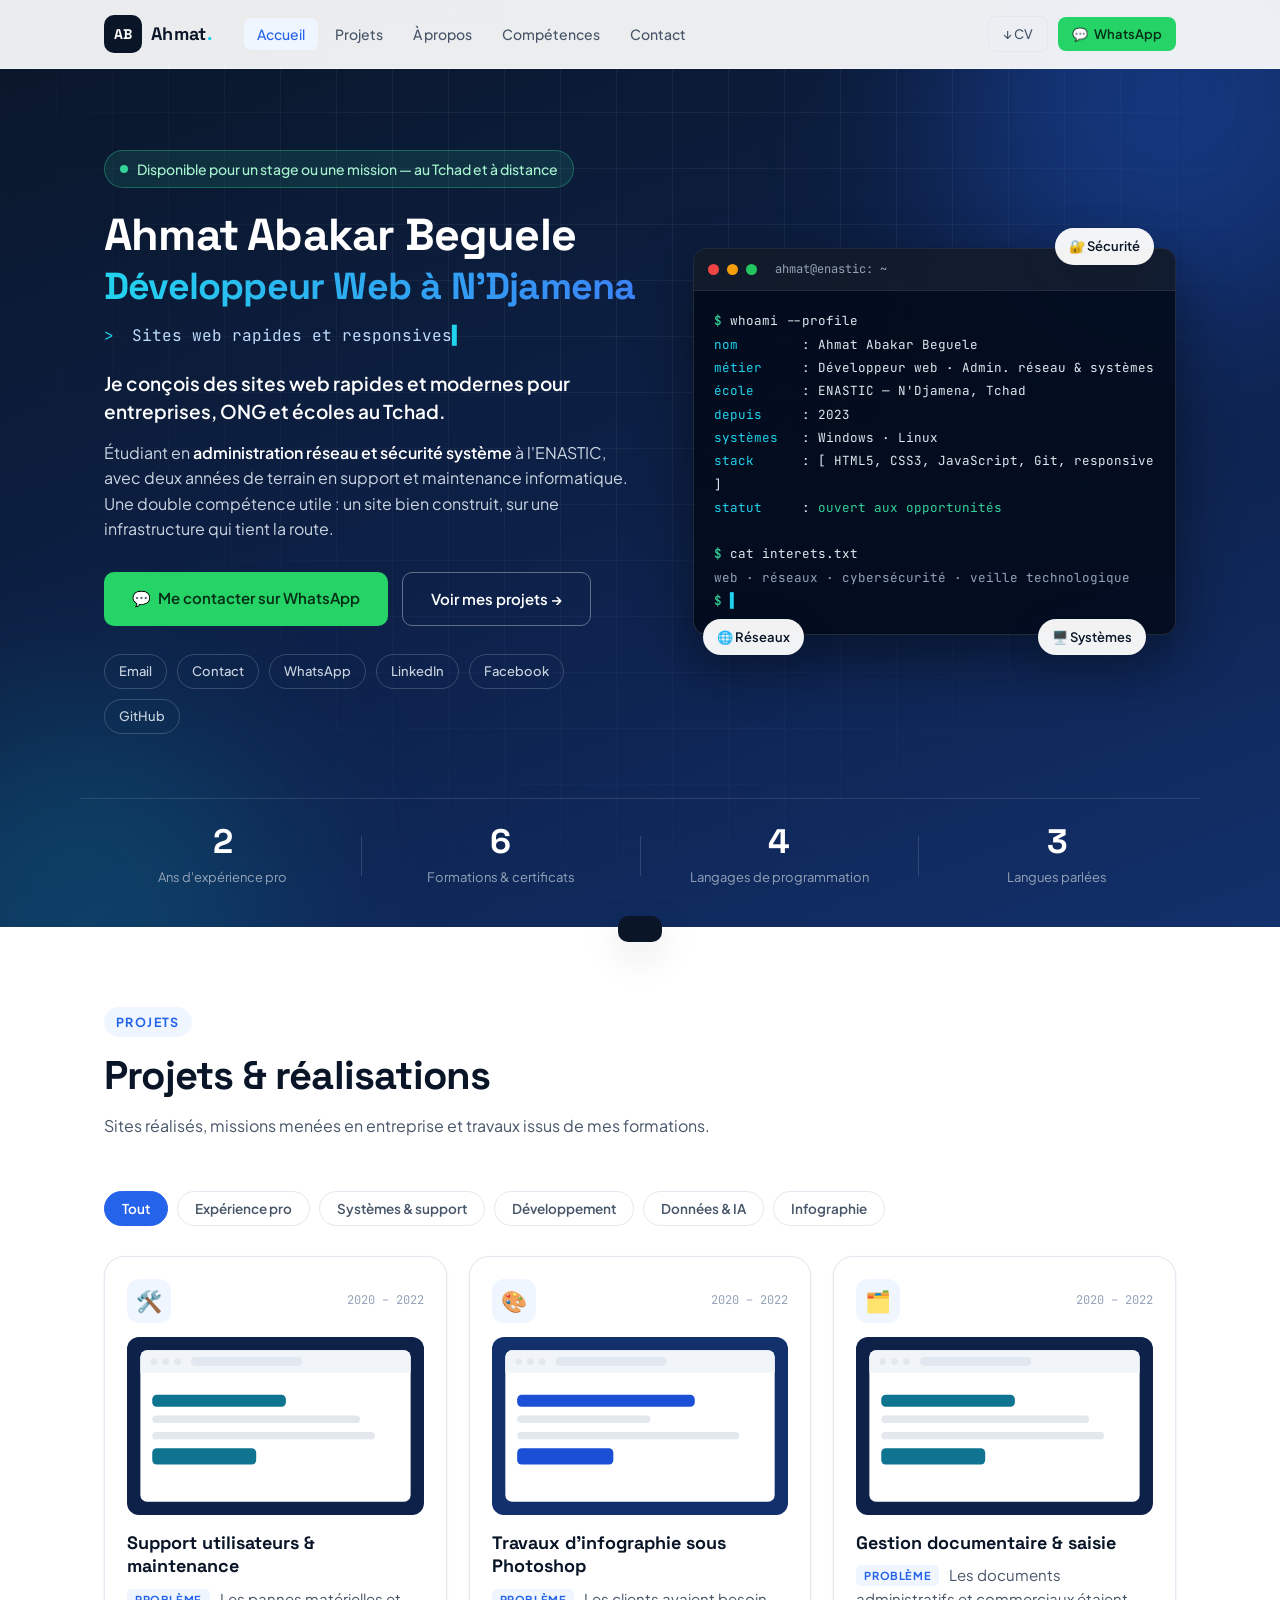
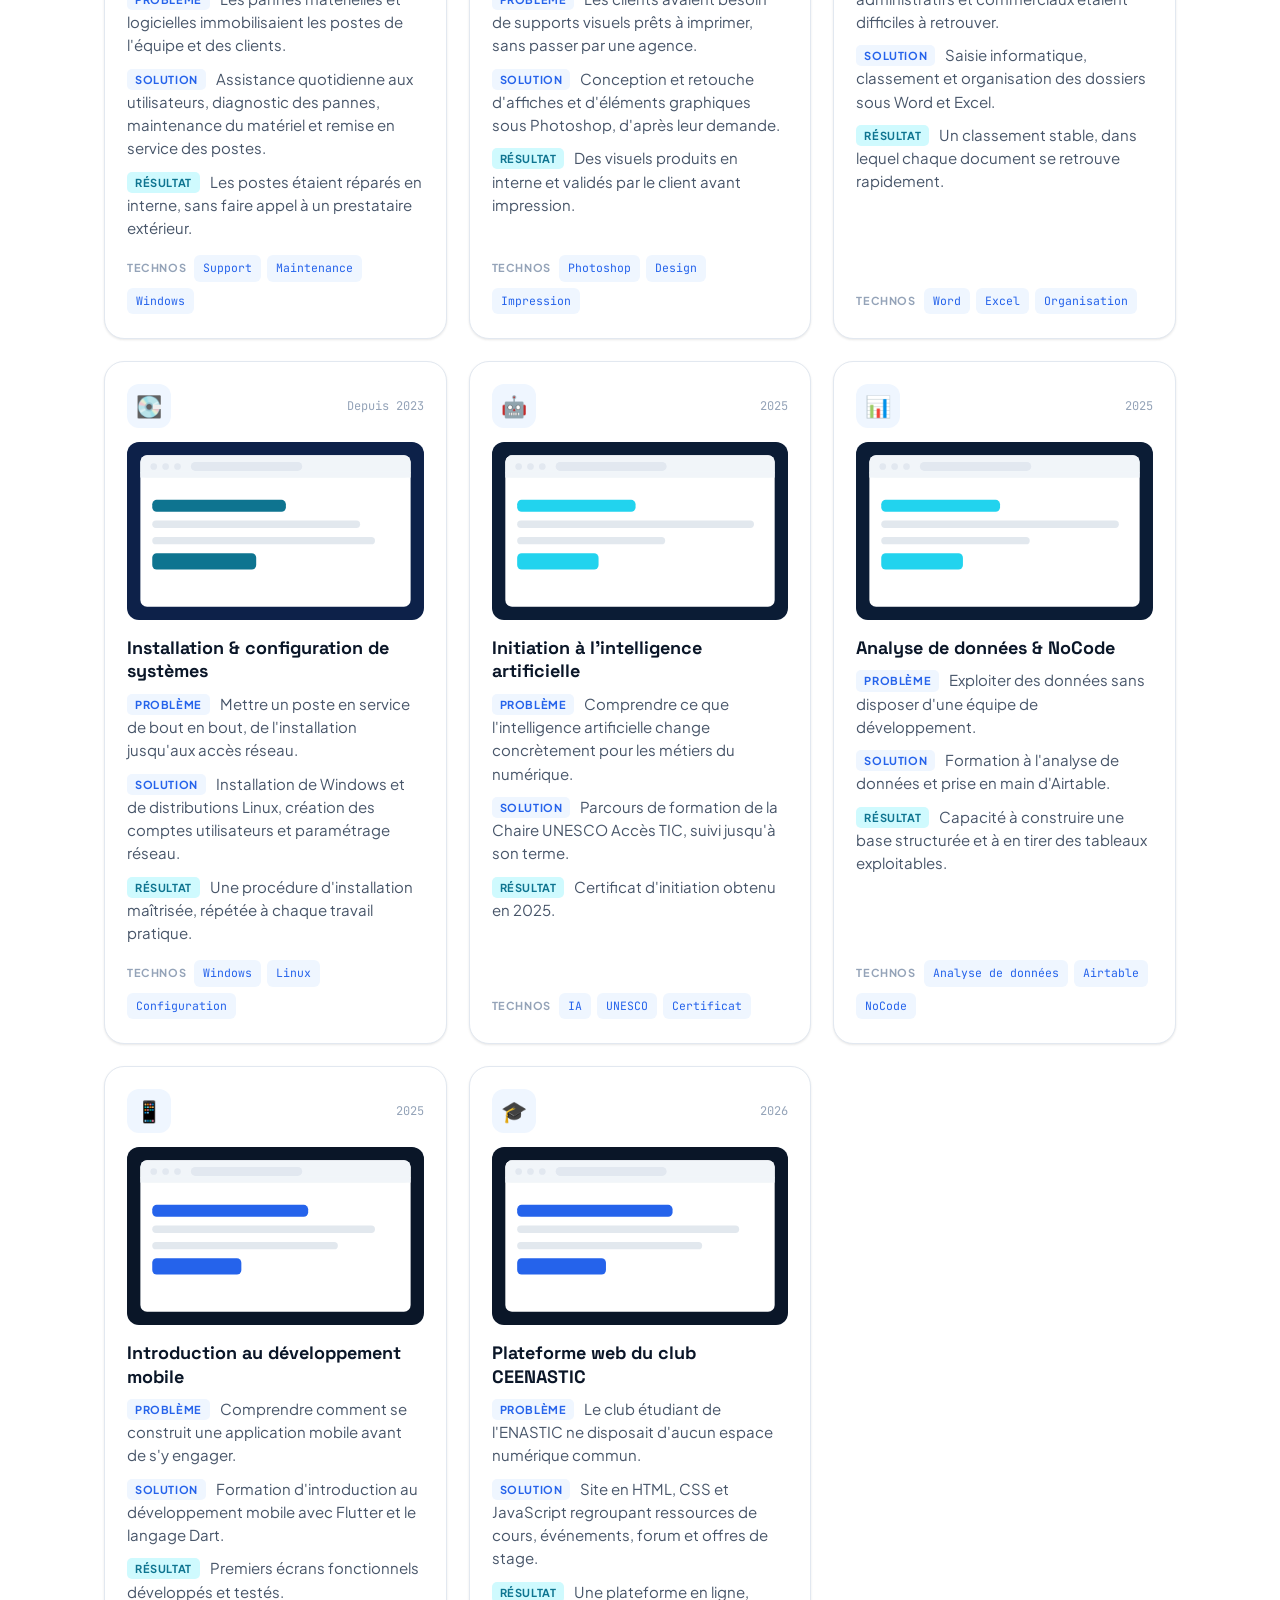
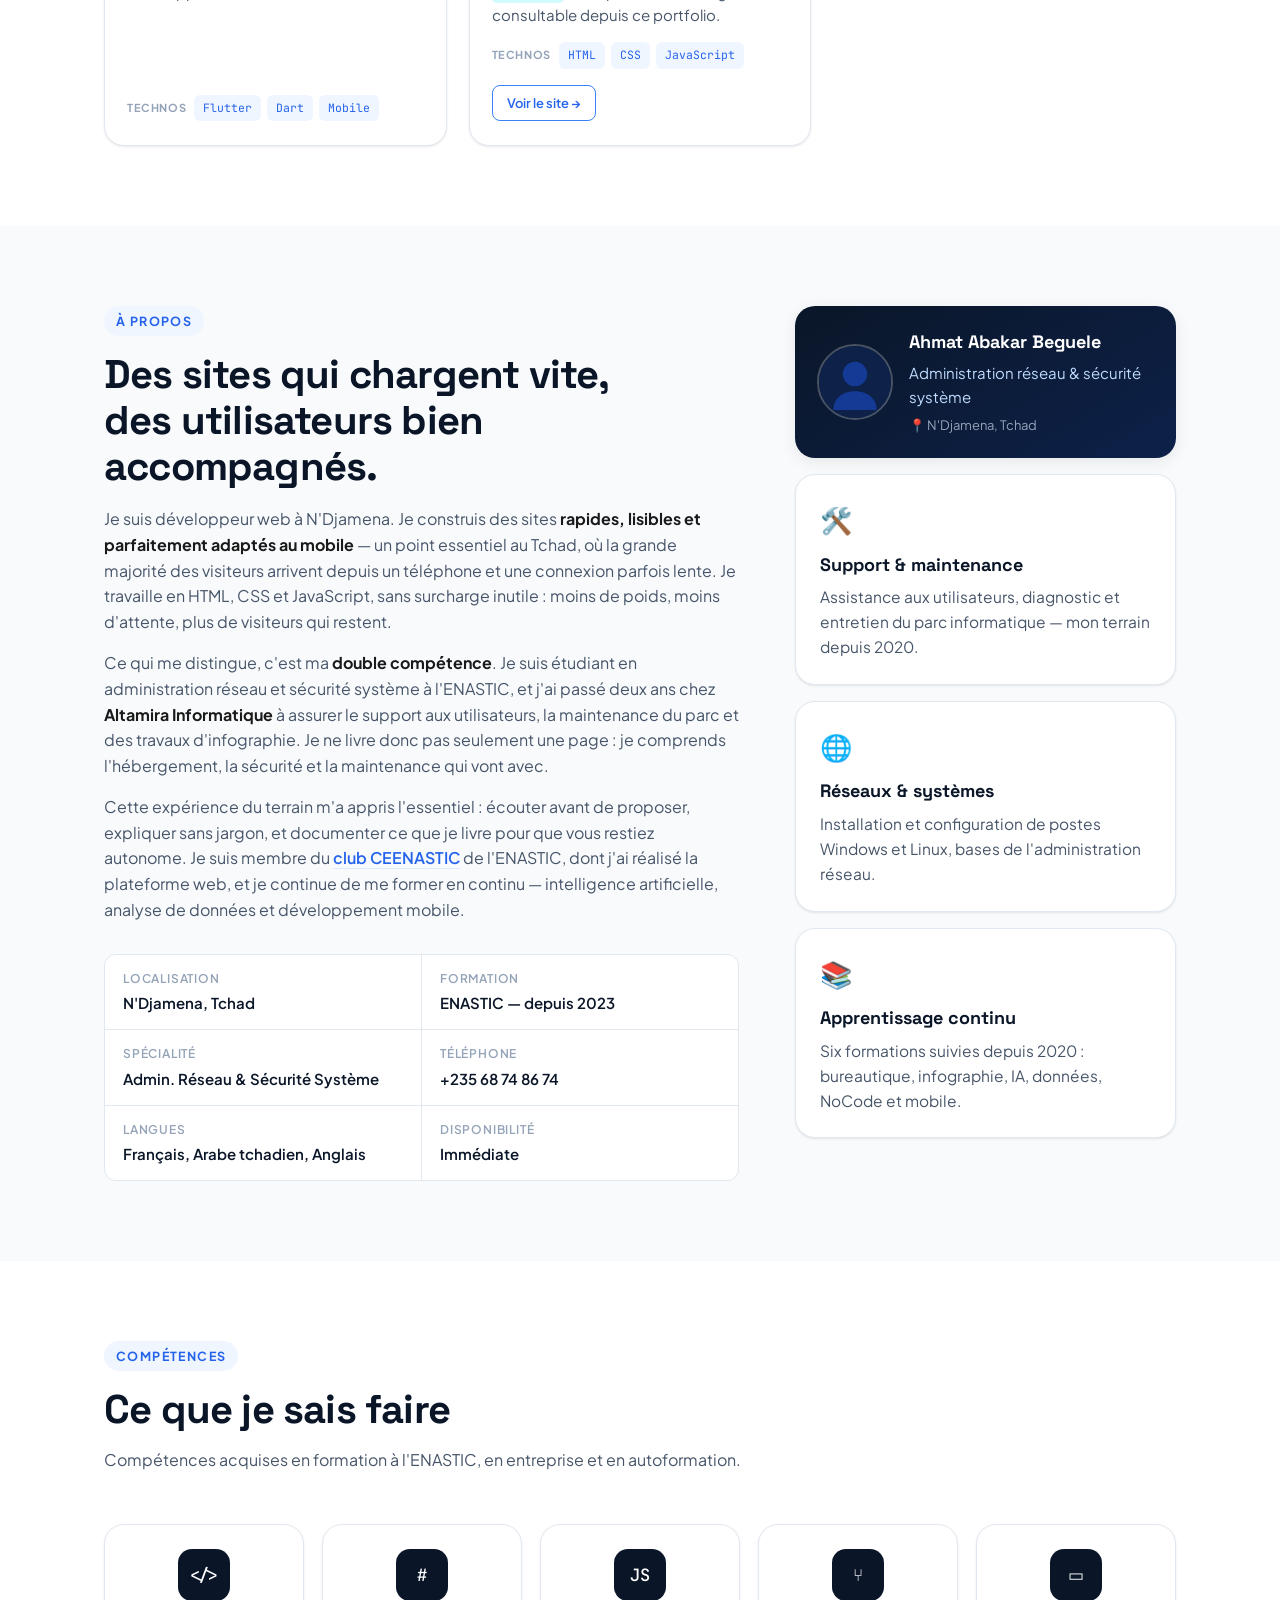
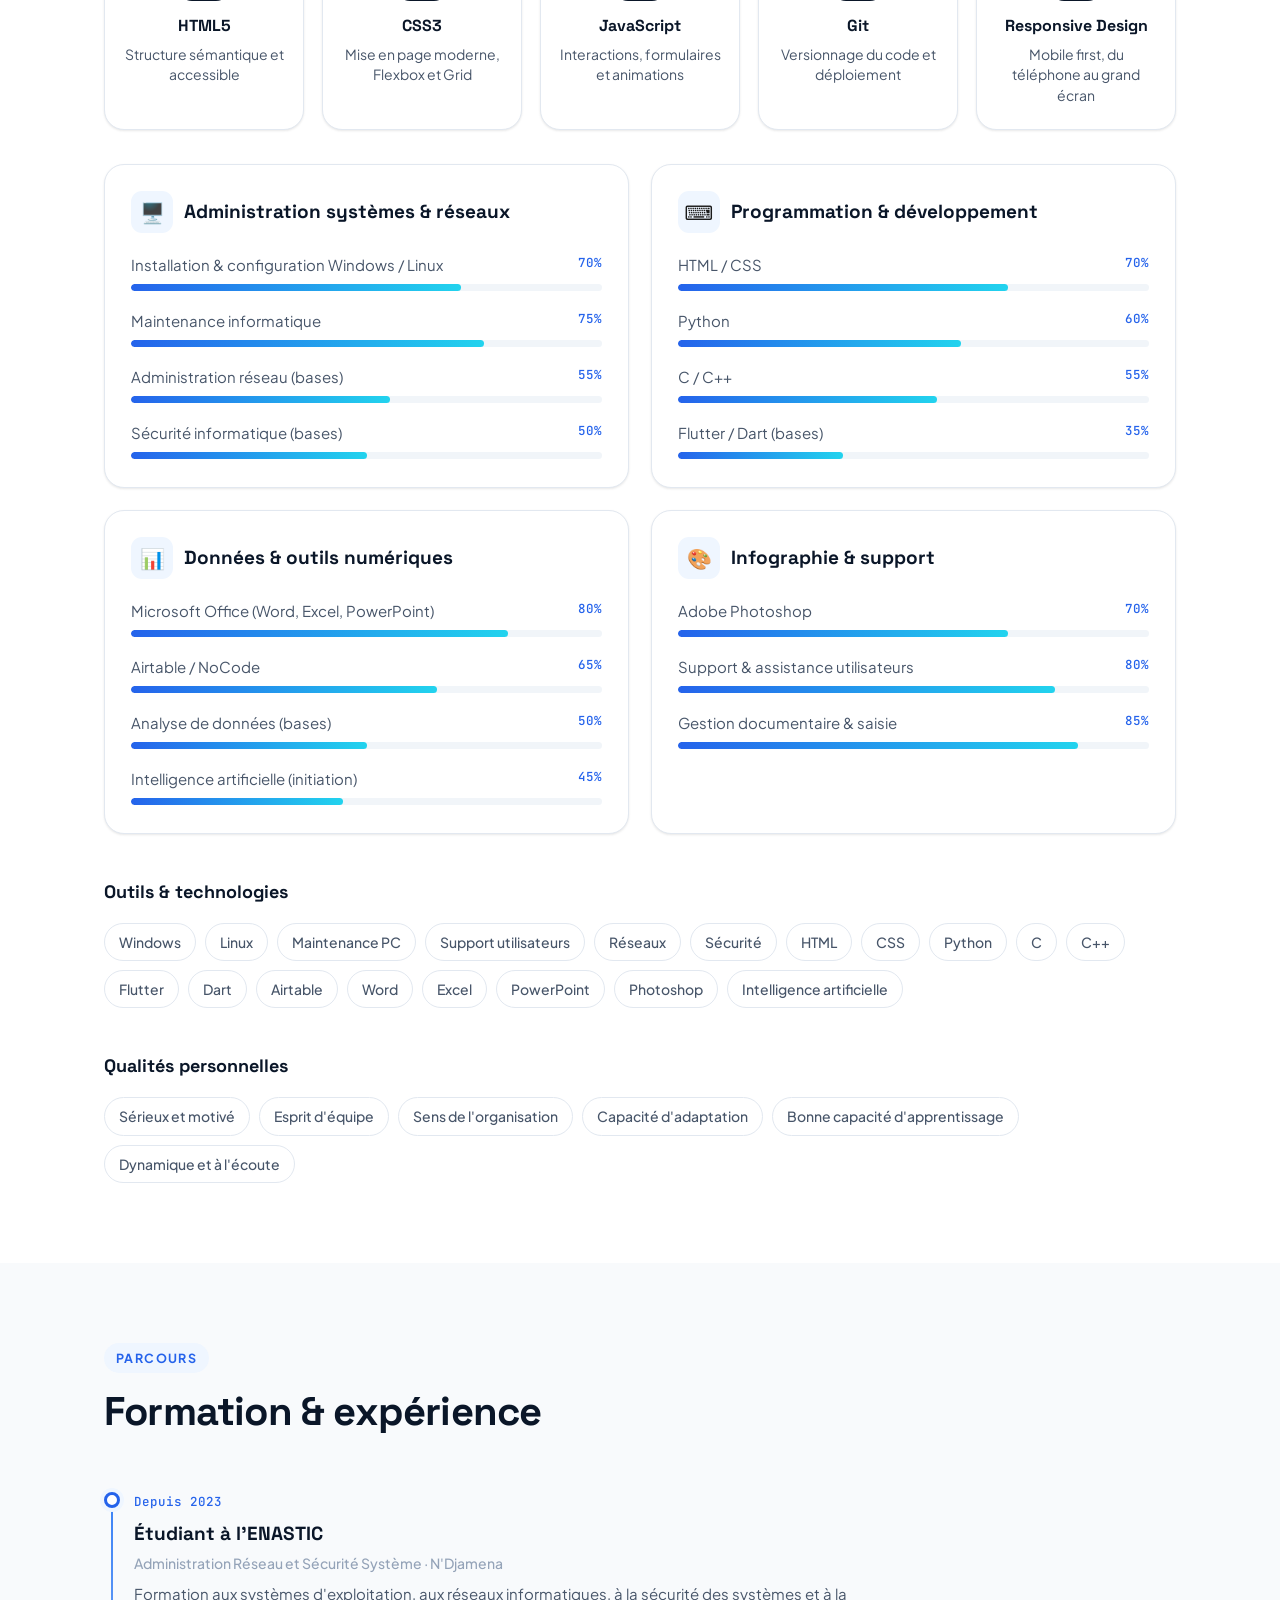
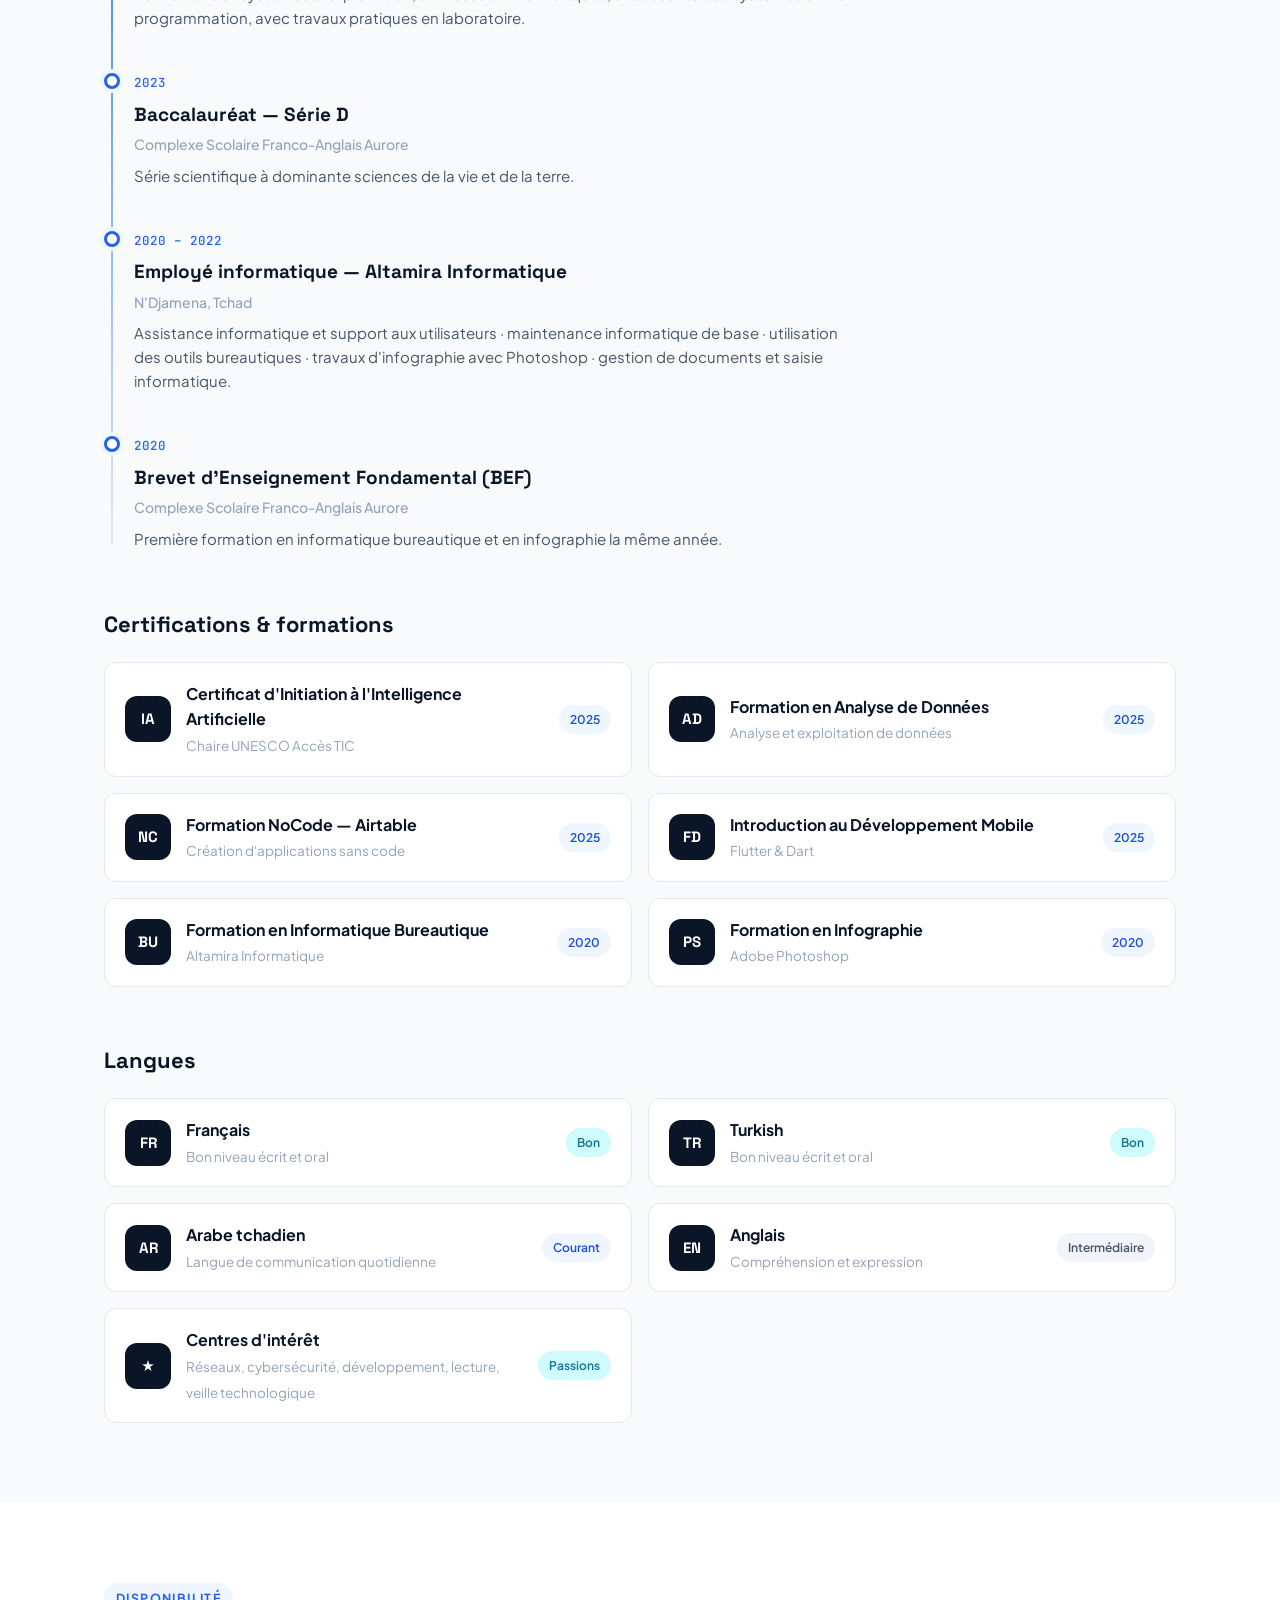
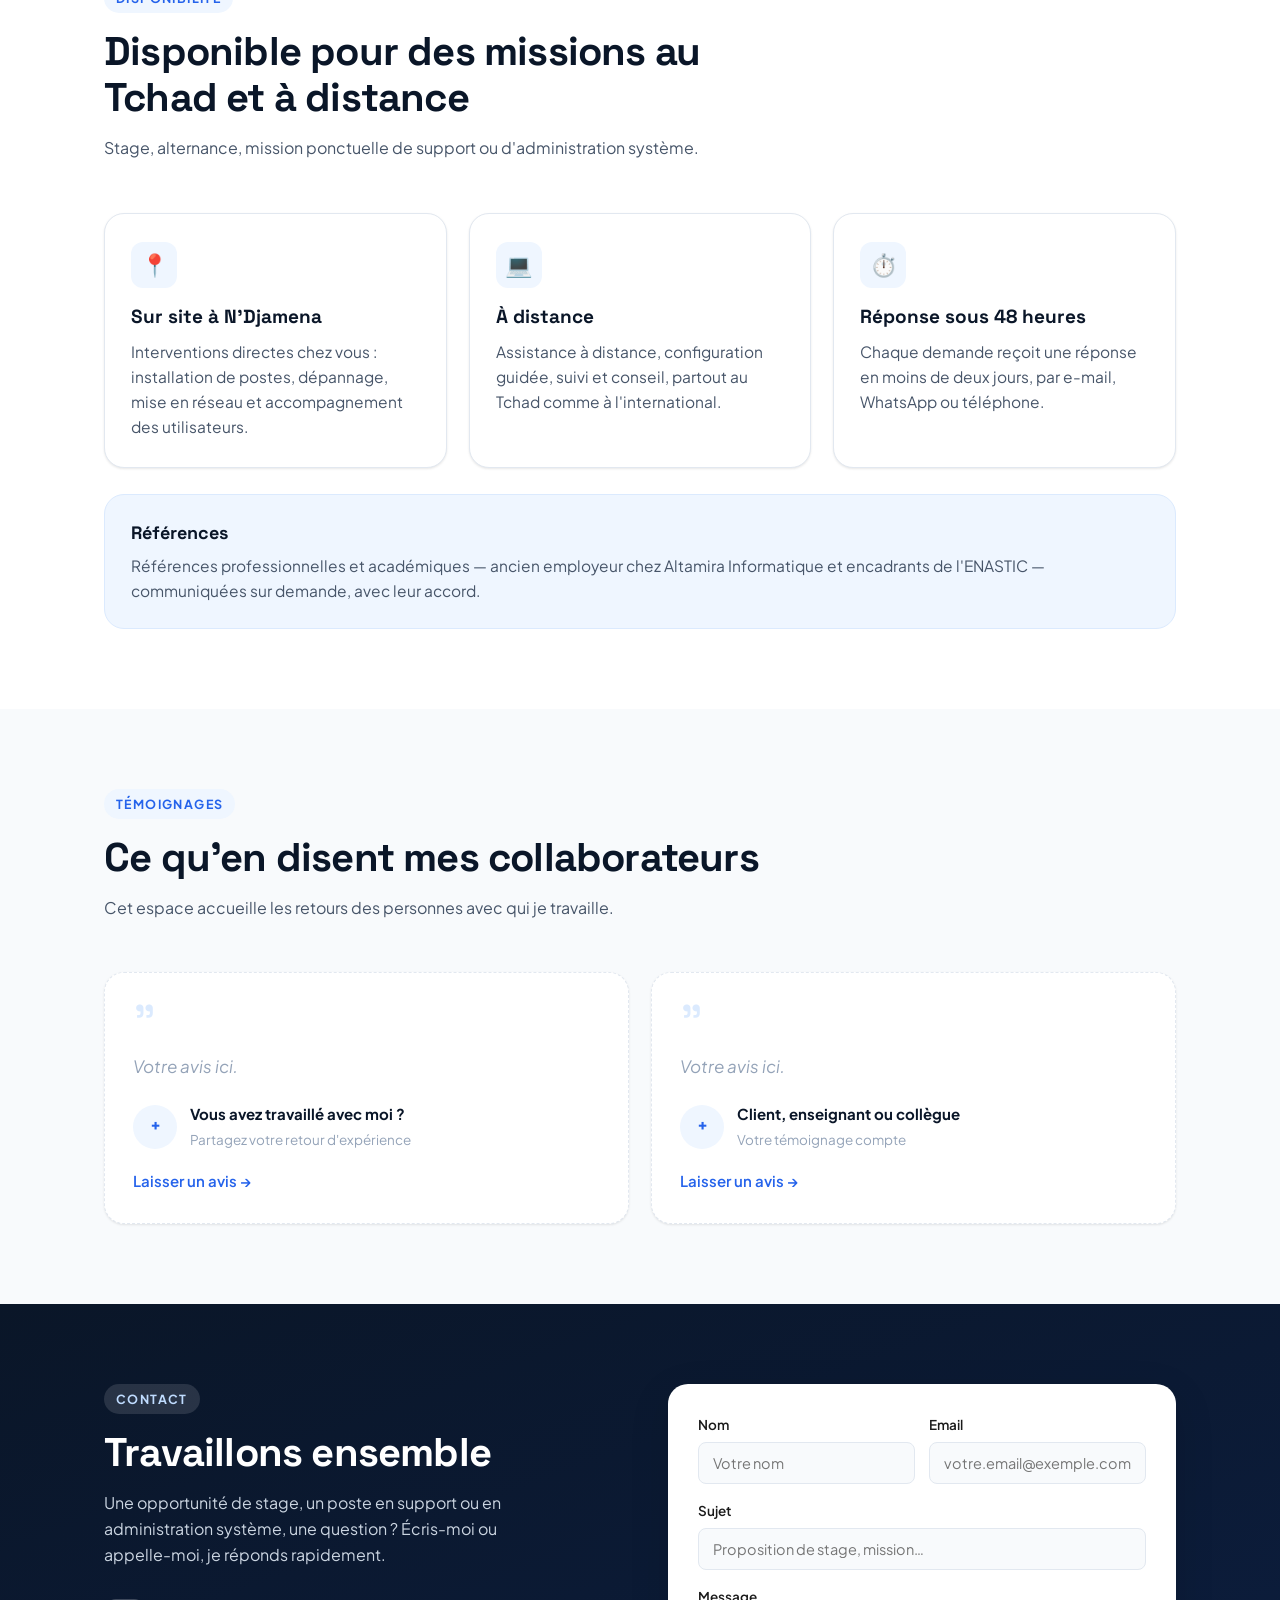
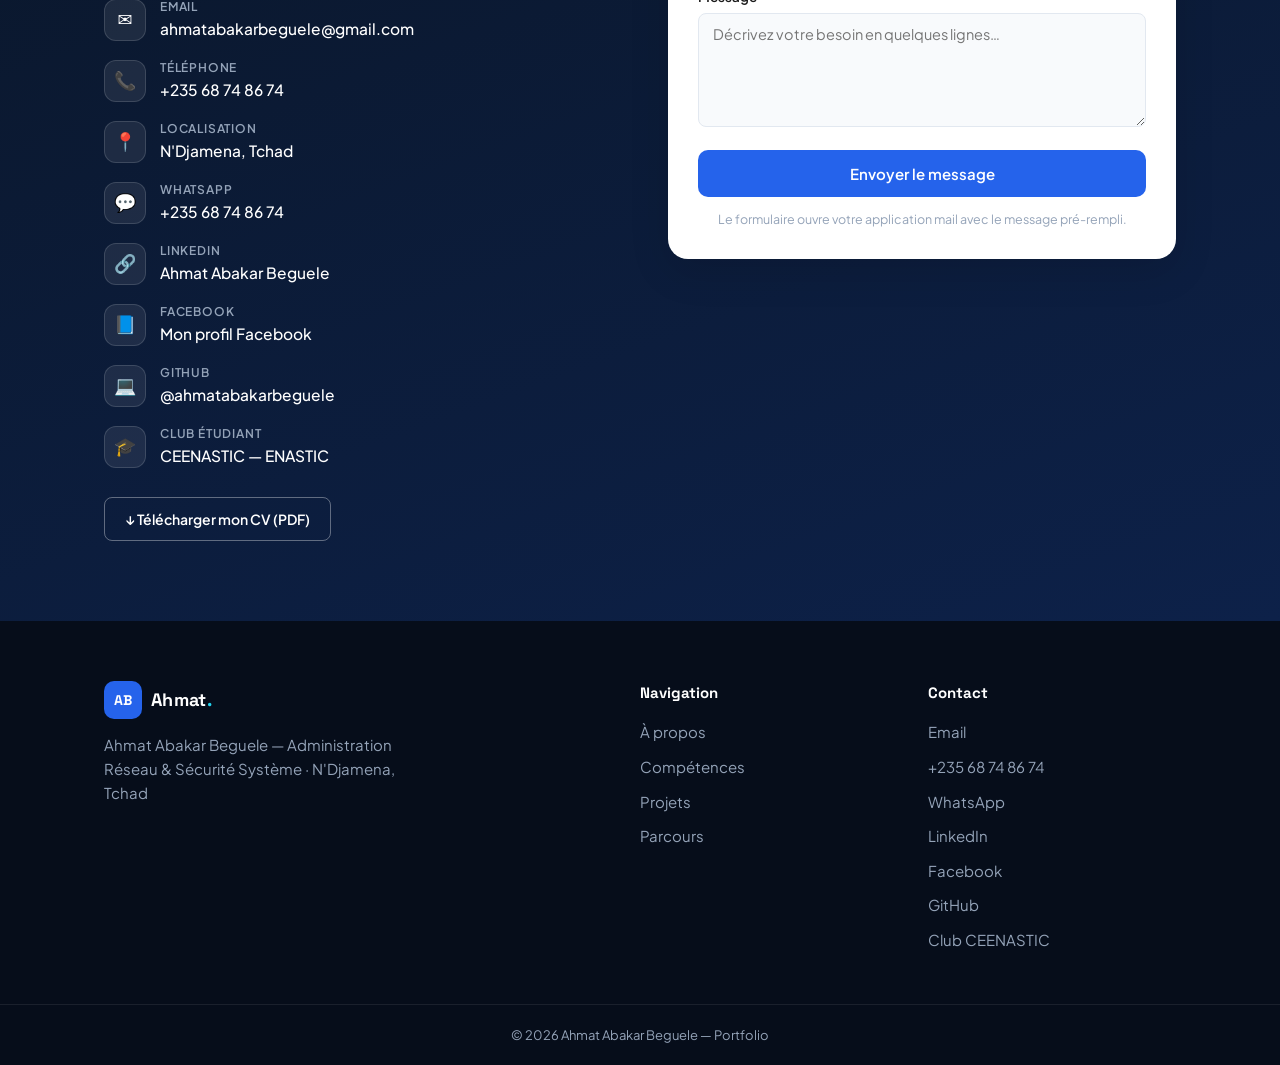
<file: index.html>
<!DOCTYPE html>
<html lang="fr">
<head>
  <meta charset="UTF-8" />
  <meta name="viewport" content="width=device-width, initial-scale=1.0" />
  <title>Ahmat Abakar Beguele — Développeur Web à N'Djamena</title>
  <meta name="description" content="Ahmat Abakar Beguele, développeur web à N'Djamena. Je conçois des sites web rapides et modernes pour les entreprises, les ONG et les écoles au Tchad. Également formé en administration réseau et sécurité système." />
  <meta name="author" content="Ahmat Abakar Beguele" />
  <meta name="keywords" content="développeur web, création site internet, N'Djamena, Tchad, HTML, CSS, JavaScript, responsive, administration réseau, sécurité système, ENASTIC" />
  <meta name="theme-color" content="#0a1628" />
  <link rel="canonical" href="https://ahmatabakarbeguele.github.io/portfolio/" />

  <!-- Partage sur les réseaux sociaux -->
  <meta property="og:title" content="Ahmat Abakar Beguele — Développeur Web à N'Djamena" />
  <meta property="og:description" content="Je conçois des sites web rapides et modernes pour entreprises, ONG et écoles au Tchad." />
  <meta property="og:type" content="profile" />
  <meta property="og:locale" content="fr_FR" />
  <meta property="og:url" content="https://ahmatabakarbeguele.github.io/portfolio/" />
  <meta name="twitter:card" content="summary" />
  <meta name="twitter:title" content="Ahmat Abakar Beguele — Développeur Web à N'Djamena" />
  <meta name="twitter:description" content="Je conçois des sites web rapides et modernes pour entreprises, ONG et écoles au Tchad. Disponible au Tchad et à distance." />

  <!-- Données structurées : aident Google à identifier la personne et le métier -->
  <script type="application/ld+json">
  {
    "@context": "https://schema.org",
    "@type": "Person",
    "name": "Ahmat Abakar Beguele",
    "jobTitle": "Développeur web · Administration réseau et sécurité système",
    "email": "mailto:ahmatabakarbeguele@gmail.com",
    "telephone": "+235 68 74 86 74",
    "url": "https://ahmatabakarbeguele.github.io/portfolio/",
    "address": { "@type": "PostalAddress", "addressLocality": "N'Djamena", "addressCountry": "TD" },
    "alumniOf": { "@type": "EducationalOrganization", "name": "ENASTIC" },
    "knowsLanguage": ["fr", "ar", "en"],
    "sameAs": [
      "https://www.linkedin.com/in/ahmat-abakar-beguele-320a133a6",
      "https://github.com/ahmatabakarbeguele",
      "https://www.facebook.com/share/1DRgkm9XPq/"
    ]
  }
  </script>
  <link rel="icon" type="image/svg+xml" href="assets/favicon.svg" />
  <link rel="apple-touch-icon" href="assets/favicon.svg" />
  <link rel="preconnect" href="https://fonts.googleapis.com" />
  <link rel="preconnect" href="https://fonts.gstatic.com" crossorigin />
  <link href="https://fonts.googleapis.com/css2?family=Plus+Jakarta+Sans:wght@300;400;500;600;700;800&family=Space+Grotesk:wght@500;600;700&family=JetBrains+Mono:wght@400;500&display=swap" rel="stylesheet" />
  <link rel="stylesheet" href="portfolio.css" />
</head>
<body>

<!--
  ✏️  PERSONNALISATION
  Le contenu de cette page provient du CV d'Ahmat Abakar Beguele.
  Les blocs marqués « [À COMPLÉTER] » sont ceux à enrichir au fil du temps
  (nouveaux projets, nouvelles formations, lien LinkedIn).
-->

<!-- Lien d'évitement : premier élément atteint au clavier, invisible à la souris -->
<a href="#accueil" class="skip-link">Aller au contenu principal</a>

<!-- ═══════════════════════════ NAVBAR ═══════════════════════════ -->
<nav id="navbar" aria-label="Navigation principale">
  <div class="nav-inner">
    <a href="#accueil" class="brand">
      <span class="brand-logo">AB</span>
      <span class="brand-name">Ahmat<span class="brand-dot">.</span></span>
    </a>
    <ul class="nav-links" id="navLinks">
      <li><a href="#accueil" class="nav-link active">Accueil</a></li>
      <li><a href="#projets" class="nav-link">Projets</a></li>
      <li><a href="#apropos" class="nav-link">À propos</a></li>
      <li><a href="#competences" class="nav-link">Compétences</a></li>
      <li><a href="#contact" class="nav-link">Contact</a></li>
    </ul>
    <div class="nav-actions">
      <a href="cv.pdf" download="CV-Ahmat-Abakar-Beguele.pdf" class="btn-ghost btn-sm" id="cvBtn">↓ CV</a>
      <a href="https://wa.me/23568748674" target="_blank" rel="noopener" class="btn-primary btn-sm btn-whatsapp">
        <span aria-hidden="true">💬</span> WhatsApp
      </a>
      <button class="hamburger" id="hamburger" aria-label="Menu" aria-expanded="false">
        <span></span><span></span><span></span>
      </button>
    </div>
  </div>
</nav>

<!-- ═══════════════════════════ HERO ═══════════════════════════ -->
<header id="accueil" class="hero">
  <div class="hero-bg">
    <div class="hero-circle c1"></div>
    <div class="hero-circle c2"></div>
    <div class="hero-grid"></div>
  </div>

  <div class="hero-content container">
    <div class="hero-text">
      <span class="hero-status"><span class="dot-pulse"></span> Disponible pour un stage ou une mission — au Tchad et à distance</span>
      <h1 class="hero-title">Ahmat Abakar Beguele<br><em>Développeur Web à N'Djamena</em></h1>
      <p class="hero-role">
        <span class="role-static">&gt;</span>
        <span id="typedRole"></span><span class="caret">▌</span>
      </p>
      <p class="hero-tagline">
        Je conçois des sites web rapides et modernes pour entreprises, ONG et écoles au Tchad.
      </p>
      <p class="hero-desc">
        Étudiant en <strong>administration réseau et sécurité système</strong> à l'ENASTIC, avec deux
        années de terrain en support et maintenance informatique. Une double compétence utile :
        un site bien construit, sur une infrastructure qui tient la route.
      </p>
      <div class="hero-cta">
        <a href="https://wa.me/23568748674" target="_blank" rel="noopener" class="btn-primary btn-lg btn-whatsapp">
          <span aria-hidden="true">💬</span> Me contacter sur WhatsApp
        </a>
        <a href="#projets" class="btn-outline btn-lg">Voir mes projets →</a>
      </div>
      <div class="hero-social">
        <a href="mailto:ahmatabakarbeguele@gmail.com" class="social-chip">Email</a>
        <a href="tel:+23568748674" class="social-chip">Contact</a>
        <a href="https://wa.me/23568748674" target="_blank" rel="noopener" class="social-chip">WhatsApp</a>
        <a href="https://www.linkedin.com/in/ahmat-abakar-beguele-320a133a6" target="_blank" rel="noopener" class="social-chip">LinkedIn</a>
        <a href="https://www.facebook.com/share/1DRgkm9XPq/" target="_blank" rel="noopener" class="social-chip">Facebook</a>
        <a href="https://github.com/ahmatabakarbeguele" target="_blank" rel="noopener" class="social-chip">GitHub</a>
      </div>
    </div>

    <!-- Carte terminal -->
    <div class="hero-visual">
      <div class="terminal">
        <div class="term-bar">
          <span class="term-dot red"></span>
          <span class="term-dot yellow"></span>
          <span class="term-dot green"></span>
          <span class="term-title">ahmat@enastic: ~</span>
        </div>
        <pre class="term-body"><span class="t-prompt">$</span> whoami --profile
<span class="t-key">nom</span>        : Ahmat Abakar Beguele
<span class="t-key">métier</span>     : Développeur web · Admin. réseau &amp; systèmes
<span class="t-key">école</span>      : ENASTIC — N'Djamena, Tchad
<span class="t-key">depuis</span>     : 2023
<span class="t-key">systèmes</span>   : Windows · Linux
<span class="t-key">stack</span>      : [ HTML5, CSS3, JavaScript, Git, responsive ]
<span class="t-key">statut</span>     : <span class="t-ok">ouvert aux opportunités</span>

<span class="t-prompt">$</span> cat interets.txt
<span class="t-com">web · réseaux · cybersécurité · veille technologique</span>
<span class="t-prompt">$</span> <span class="caret">▌</span></pre>
      </div>
      <div class="hero-badge-float b1">🔐 Sécurité</div>
      <div class="hero-badge-float b2">🌐 Réseaux</div>
      <div class="hero-badge-float b3">🖥️ Systèmes</div>
    </div>
  </div>

  <div class="hero-stats container">
    <div class="stat"><span class="stat-num" data-target="2">0</span><span class="stat-label">Ans d'expérience pro</span></div>
    <div class="stat-divider"></div>
    <div class="stat"><span class="stat-num" data-target="6">0</span><span class="stat-label">Formations &amp; certificats</span></div>
    <div class="stat-divider"></div>
    <div class="stat"><span class="stat-num" data-target="4">0</span><span class="stat-label">Langages de programmation</span></div>
    <div class="stat-divider"></div>
    <div class="stat"><span class="stat-num" data-target="3">0</span><span class="stat-label">Langues parlées</span></div>
  </div>
</header>

<!-- ═══════════════════════════ PROJETS ═══════════════════════════ -->
<section class="section" id="projets">
  <div class="container">
    <div class="section-header reveal">
      <span class="section-tag">Projets</span>
      <h2>Projets &amp; réalisations</h2>
      <p class="section-desc">Sites réalisés, missions menées en entreprise et travaux issus de mes formations.</p>
    </div>

    <div class="proj-filters reveal">
      <button class="filter-btn active" data-filter="all">Tout</button>
      <button class="filter-btn" data-filter="pro">Expérience pro</button>
      <button class="filter-btn" data-filter="systeme">Systèmes &amp; support</button>
      <button class="filter-btn" data-filter="dev">Développement</button>
      <button class="filter-btn" data-filter="data">Données &amp; IA</button>
      <button class="filter-btn" data-filter="design">Infographie</button>
    </div>

    <!-- [À COMPLÉTER] Ajoute ici tes nouveaux projets au fur et à mesure -->
    <div class="projects-grid" id="projectsGrid">
      <article class="project-card reveal" data-cat="pro systeme">
        <div class="project-top"><span class="project-icon">🛠️</span><span class="project-year">2020 – 2022</span></div>
        <img class="project-thumb" src="assets/mockup-support.svg" alt="Aperçu : mission de support et de maintenance"
             width="400" height="240" loading="lazy" decoding="async" />
        <h3>Support utilisateurs &amp; maintenance</h3>
        <ul class="project-facts">
          <li><span class="pf-label">Problème</span> Les pannes matérielles et logicielles immobilisaient les postes de l'équipe et des clients.</li>
          <li><span class="pf-label">Solution</span> Assistance quotidienne aux utilisateurs, diagnostic des pannes, maintenance du matériel et remise en service des postes.</li>
          <li><span class="pf-label pf-result">Résultat</span> Les postes étaient réparés en interne, sans faire appel à un prestataire extérieur.</li>
        </ul>
        <div class="project-tags"><span class="tags-label">Technos</span><span>Support</span><span>Maintenance</span><span>Windows</span></div>
      </article>

      <article class="project-card reveal" data-cat="pro design">
        <div class="project-top"><span class="project-icon">🎨</span><span class="project-year">2020 – 2022</span></div>
        <img class="project-thumb" src="assets/mockup-design.svg" alt="Aperçu : travaux d'infographie"
             width="400" height="240" loading="lazy" decoding="async" />
        <h3>Travaux d'infographie sous Photoshop</h3>
        <ul class="project-facts">
          <li><span class="pf-label">Problème</span> Les clients avaient besoin de supports visuels prêts à imprimer, sans passer par une agence.</li>
          <li><span class="pf-label">Solution</span> Conception et retouche d'affiches et d'éléments graphiques sous Photoshop, d'après leur demande.</li>
          <li><span class="pf-label pf-result">Résultat</span> Des visuels produits en interne et validés par le client avant impression.</li>
        </ul>
        <div class="project-tags"><span class="tags-label">Technos</span><span>Photoshop</span><span>Design</span><span>Impression</span></div>
      </article>

      <article class="project-card reveal" data-cat="pro">
        <div class="project-top"><span class="project-icon">🗂️</span><span class="project-year">2020 – 2022</span></div>
        <img class="project-thumb" src="assets/mockup-support.svg" alt="Aperçu : gestion documentaire"
             width="400" height="240" loading="lazy" decoding="async" />
        <h3>Gestion documentaire &amp; saisie</h3>
        <ul class="project-facts">
          <li><span class="pf-label">Problème</span> Les documents administratifs et commerciaux étaient difficiles à retrouver.</li>
          <li><span class="pf-label">Solution</span> Saisie informatique, classement et organisation des dossiers sous Word et Excel.</li>
          <li><span class="pf-label pf-result">Résultat</span> Un classement stable, dans lequel chaque document se retrouve rapidement.</li>
        </ul>
        <div class="project-tags"><span class="tags-label">Technos</span><span>Word</span><span>Excel</span><span>Organisation</span></div>
      </article>

      <article class="project-card reveal" data-cat="systeme">
        <div class="project-top"><span class="project-icon">💽</span><span class="project-year">Depuis 2023</span></div>
        <img class="project-thumb" src="assets/mockup-support.svg" alt="Aperçu : installation et configuration de systèmes"
             width="400" height="240" loading="lazy" decoding="async" />
        <h3>Installation &amp; configuration de systèmes</h3>
        <ul class="project-facts">
          <li><span class="pf-label">Problème</span> Mettre un poste en service de bout en bout, de l'installation jusqu'aux accès réseau.</li>
          <li><span class="pf-label">Solution</span> Installation de Windows et de distributions Linux, création des comptes utilisateurs et paramétrage réseau.</li>
          <li><span class="pf-label pf-result">Résultat</span> Une procédure d'installation maîtrisée, répétée à chaque travail pratique.</li>
        </ul>
        <div class="project-tags"><span class="tags-label">Technos</span><span>Windows</span><span>Linux</span><span>Configuration</span></div>
      </article>

      <article class="project-card reveal" data-cat="data">
        <div class="project-top"><span class="project-icon">🤖</span><span class="project-year">2025</span></div>
        <img class="project-thumb" src="assets/mockup-data.svg" alt="Aperçu : initiation à l'intelligence artificielle"
             width="400" height="240" loading="lazy" decoding="async" />
        <h3>Initiation à l'intelligence artificielle</h3>
        <ul class="project-facts">
          <li><span class="pf-label">Problème</span> Comprendre ce que l'intelligence artificielle change concrètement pour les métiers du numérique.</li>
          <li><span class="pf-label">Solution</span> Parcours de formation de la Chaire UNESCO Accès TIC, suivi jusqu'à son terme.</li>
          <li><span class="pf-label pf-result">Résultat</span> Certificat d'initiation obtenu en 2025.</li>
        </ul>
        <div class="project-tags"><span class="tags-label">Technos</span><span>IA</span><span>UNESCO</span><span>Certificat</span></div>
      </article>

      <article class="project-card reveal" data-cat="data">
        <div class="project-top"><span class="project-icon">📊</span><span class="project-year">2025</span></div>
        <img class="project-thumb" src="assets/mockup-data.svg" alt="Aperçu : analyse de données et NoCode"
             width="400" height="240" loading="lazy" decoding="async" />
        <h3>Analyse de données &amp; NoCode</h3>
        <ul class="project-facts">
          <li><span class="pf-label">Problème</span> Exploiter des données sans disposer d'une équipe de développement.</li>
          <li><span class="pf-label">Solution</span> Formation à l'analyse de données et prise en main d'Airtable.</li>
          <li><span class="pf-label pf-result">Résultat</span> Capacité à construire une base structurée et à en tirer des tableaux exploitables.</li>
        </ul>
        <div class="project-tags"><span class="tags-label">Technos</span><span>Analyse de données</span><span>Airtable</span><span>NoCode</span></div>
      </article>

      <article class="project-card reveal" data-cat="dev">
        <div class="project-top"><span class="project-icon">📱</span><span class="project-year">2025</span></div>
        <img class="project-thumb" src="assets/mockup-web.svg" alt="Aperçu : introduction au développement mobile"
             width="400" height="240" loading="lazy" decoding="async" />
        <h3>Introduction au développement mobile</h3>
        <ul class="project-facts">
          <li><span class="pf-label">Problème</span> Comprendre comment se construit une application mobile avant de s'y engager.</li>
          <li><span class="pf-label">Solution</span> Formation d'introduction au développement mobile avec Flutter et le langage Dart.</li>
          <li><span class="pf-label pf-result">Résultat</span> Premiers écrans fonctionnels développés et testés.</li>
        </ul>
        <div class="project-tags"><span class="tags-label">Technos</span><span>Flutter</span><span>Dart</span><span>Mobile</span></div>
      </article>

      <article class="project-card reveal" data-cat="dev">
        <div class="project-top"><span class="project-icon">🎓</span><span class="project-year">2026</span></div>
        <img class="project-thumb" src="assets/mockup-web.svg" alt="Aperçu : plateforme web du club CEENASTIC"
             width="400" height="240" loading="lazy" decoding="async" />
        <h3>Plateforme web du club CEENASTIC</h3>
        <ul class="project-facts">
          <li><span class="pf-label">Problème</span> Le club étudiant de l'ENASTIC ne disposait d'aucun espace numérique commun.</li>
          <li><span class="pf-label">Solution</span> Site en HTML, CSS et JavaScript regroupant ressources de cours, événements, forum et offres de stage.</li>
          <li><span class="pf-label pf-result">Résultat</span> Une plateforme en ligne, consultable depuis ce portfolio.</li>
        </ul>
        <div class="project-tags"><span class="tags-label">Technos</span><span>HTML</span><span>CSS</span><span>JavaScript</span></div>
        <a href="club/index.html" class="btn-outline btn-sm project-cta">Voir le site →</a>
      </article>
    </div>
  </div>
</section>

<!-- ═══════════════════════════ À PROPOS ═══════════════════════════ -->
<section class="section section-alt" id="apropos">
  <div class="container about-layout">
    <div class="about-text reveal">
      <span class="section-tag">À propos</span>
      <h2>Des sites qui chargent vite,<br>des utilisateurs bien accompagnés.</h2>
      <p>
        Je suis développeur web à N'Djamena. Je construis des sites <strong>rapides, lisibles et
        parfaitement adaptés au mobile</strong> — un point essentiel au Tchad, où la grande majorité des
        visiteurs arrivent depuis un téléphone et une connexion parfois lente. Je travaille en HTML, CSS
        et JavaScript, sans surcharge inutile : moins de poids, moins d'attente, plus de visiteurs qui
        restent.
      </p>
      <p>
        Ce qui me distingue, c'est ma <strong>double compétence</strong>. Je suis étudiant en
        administration réseau et sécurité système à l'ENASTIC, et j'ai passé deux ans chez
        <strong>Altamira Informatique</strong> à assurer le support aux utilisateurs, la maintenance du
        parc et des travaux d'infographie. Je ne livre donc pas seulement une page : je comprends
        l'hébergement, la sécurité et la maintenance qui vont avec.
      </p>
      <p>
        Cette expérience du terrain m'a appris l'essentiel : écouter avant de proposer, expliquer sans
        jargon, et documenter ce que je livre pour que vous restiez autonome. Je suis membre du
        <a href="club/index.html" class="inline-link">club CEENASTIC</a> de l'ENASTIC, dont j'ai réalisé
        la plateforme web, et je continue de me former en continu — intelligence artificielle, analyse de
        données et développement mobile.
      </p>

      <div class="about-facts">
        <div class="fact"><span class="fact-label">Localisation</span><span class="fact-value">N'Djamena, Tchad</span></div>
        <div class="fact"><span class="fact-label">Formation</span><span class="fact-value">ENASTIC — depuis 2023</span></div>
        <div class="fact"><span class="fact-label">Spécialité</span><span class="fact-value">Admin. Réseau &amp; Sécurité Système</span></div>
        <div class="fact"><span class="fact-label">Téléphone</span><span class="fact-value">+235 68 74 86 74</span></div>
        <div class="fact"><span class="fact-label">Langues</span><span class="fact-value">Français, Arabe tchadien, Anglais</span></div>
        <div class="fact"><span class="fact-label">Disponibilité</span><span class="fact-value">Immédiate</span></div>
      </div>
    </div>

    <div class="about-visual reveal">
      <!-- [À COMPLÉTER] Photo : remplace assets/photo-placeholder.svg par une vraie
           photo carrée (photo.jpg, moins de 200 Ko) et ajuste le src ci-dessous.
           Garde loading="lazy" : l'image n'est chargée qu'à l'approche de l'écran. -->
      <div class="avatar-card">
        <img class="avatar-photo" src="assets/photo-placeholder.svg"
             alt="Photo de profil d'Ahmat Abakar Beguele"
             width="200" height="200" loading="lazy" decoding="async" />
        <div class="avatar-info">
          <h3>Ahmat Abakar Beguele</h3>
          <span>Administration réseau &amp; sécurité système</span>
          <span class="avatar-place">📍 N'Djamena, Tchad</span>
        </div>
      </div>

      <div class="focus-card">
        <div class="focus-icon">🛠️</div>
        <h3>Support &amp; maintenance</h3>
        <p>Assistance aux utilisateurs, diagnostic et entretien du parc informatique — mon terrain depuis 2020.</p>
      </div>
      <div class="focus-card">
        <div class="focus-icon">🌐</div>
        <h3>Réseaux &amp; systèmes</h3>
        <p>Installation et configuration de postes Windows et Linux, bases de l'administration réseau.</p>
      </div>
      <div class="focus-card">
        <div class="focus-icon">📚</div>
        <h3>Apprentissage continu</h3>
        <p>Six formations suivies depuis 2020 : bureautique, infographie, IA, données, NoCode et mobile.</p>
      </div>
    </div>
  </div>
</section>

<!-- ═══════════════════════════ COMPÉTENCES ═══════════════════════════ -->
<section class="section" id="competences">
  <div class="container">
    <div class="section-header reveal">
      <span class="section-tag">Compétences</span>
      <h2>Ce que je sais faire</h2>
      <p class="section-desc">Compétences acquises en formation à l'ENASTIC, en entreprise et en autoformation.</p>
    </div>

    <!-- Grille d'icônes : les technologies utilisées au quotidien pour le web -->
    <div class="tech-grid reveal">
      <div class="tech-item">
        <span class="tech-icon" aria-hidden="true">&lt;/&gt;</span>
        <h3>HTML5</h3>
        <p>Structure sémantique et accessible</p>
      </div>
      <div class="tech-item">
        <span class="tech-icon" aria-hidden="true">#</span>
        <h3>CSS3</h3>
        <p>Mise en page moderne, Flexbox et Grid</p>
      </div>
      <div class="tech-item">
        <span class="tech-icon" aria-hidden="true">JS</span>
        <h3>JavaScript</h3>
        <p>Interactions, formulaires et animations</p>
      </div>
      <div class="tech-item">
        <span class="tech-icon" aria-hidden="true">⑂</span>
        <h3>Git</h3>
        <p>Versionnage du code et déploiement</p>
      </div>
      <div class="tech-item">
        <span class="tech-icon" aria-hidden="true">▭</span>
        <h3>Responsive Design</h3>
        <p>Mobile first, du téléphone au grand écran</p>
      </div>
    </div>

    <div class="skills-grid">
      <div class="skill-card reveal">
        <div class="skill-head"><span class="skill-emoji">🖥️</span><h3>Administration systèmes &amp; réseaux</h3></div>
        <div class="skill-bar-row"><span>Installation &amp; configuration Windows / Linux</span><span class="skill-pct">70%</span></div>
        <div class="skill-track"><div class="skill-fill" data-level="70"></div></div>
        <div class="skill-bar-row"><span>Maintenance informatique</span><span class="skill-pct">75%</span></div>
        <div class="skill-track"><div class="skill-fill" data-level="75"></div></div>
        <div class="skill-bar-row"><span>Administration réseau (bases)</span><span class="skill-pct">55%</span></div>
        <div class="skill-track"><div class="skill-fill" data-level="55"></div></div>
        <div class="skill-bar-row"><span>Sécurité informatique (bases)</span><span class="skill-pct">50%</span></div>
        <div class="skill-track"><div class="skill-fill" data-level="50"></div></div>
      </div>

      <div class="skill-card reveal">
        <div class="skill-head"><span class="skill-emoji">⌨️</span><h3>Programmation &amp; développement</h3></div>
        <div class="skill-bar-row"><span>HTML / CSS</span><span class="skill-pct">70%</span></div>
        <div class="skill-track"><div class="skill-fill" data-level="70"></div></div>
        <div class="skill-bar-row"><span>Python</span><span class="skill-pct">60%</span></div>
        <div class="skill-track"><div class="skill-fill" data-level="60"></div></div>
        <div class="skill-bar-row"><span>C / C++</span><span class="skill-pct">55%</span></div>
        <div class="skill-track"><div class="skill-fill" data-level="55"></div></div>
        <div class="skill-bar-row"><span>Flutter / Dart (bases)</span><span class="skill-pct">35%</span></div>
        <div class="skill-track"><div class="skill-fill" data-level="35"></div></div>
      </div>

      <div class="skill-card reveal">
        <div class="skill-head"><span class="skill-emoji">📊</span><h3>Données &amp; outils numériques</h3></div>
        <div class="skill-bar-row"><span>Microsoft Office (Word, Excel, PowerPoint)</span><span class="skill-pct">80%</span></div>
        <div class="skill-track"><div class="skill-fill" data-level="80"></div></div>
        <div class="skill-bar-row"><span>Airtable / NoCode</span><span class="skill-pct">65%</span></div>
        <div class="skill-track"><div class="skill-fill" data-level="65"></div></div>
        <div class="skill-bar-row"><span>Analyse de données (bases)</span><span class="skill-pct">50%</span></div>
        <div class="skill-track"><div class="skill-fill" data-level="50"></div></div>
        <div class="skill-bar-row"><span>Intelligence artificielle (initiation)</span><span class="skill-pct">45%</span></div>
        <div class="skill-track"><div class="skill-fill" data-level="45"></div></div>
      </div>

      <div class="skill-card reveal">
        <div class="skill-head"><span class="skill-emoji">🎨</span><h3>Infographie &amp; support</h3></div>
        <div class="skill-bar-row"><span>Adobe Photoshop</span><span class="skill-pct">70%</span></div>
        <div class="skill-track"><div class="skill-fill" data-level="70"></div></div>
        <div class="skill-bar-row"><span>Support &amp; assistance utilisateurs</span><span class="skill-pct">80%</span></div>
        <div class="skill-track"><div class="skill-fill" data-level="80"></div></div>
        <div class="skill-bar-row"><span>Gestion documentaire &amp; saisie</span><span class="skill-pct">85%</span></div>
        <div class="skill-track"><div class="skill-fill" data-level="85"></div></div>
      </div>
    </div>

    <div class="tools-block reveal">
      <h3 class="tools-title">Outils &amp; technologies</h3>
      <div class="tools-chips">
        <span class="chip">Windows</span><span class="chip">Linux</span><span class="chip">Maintenance PC</span>
        <span class="chip">Support utilisateurs</span><span class="chip">Réseaux</span><span class="chip">Sécurité</span>
        <span class="chip">HTML</span><span class="chip">CSS</span><span class="chip">Python</span>
        <span class="chip">C</span><span class="chip">C++</span><span class="chip">Flutter</span><span class="chip">Dart</span>
        <span class="chip">Airtable</span><span class="chip">Word</span><span class="chip">Excel</span>
        <span class="chip">PowerPoint</span><span class="chip">Photoshop</span><span class="chip">Intelligence artificielle</span>
      </div>
    </div>

    <div class="tools-block reveal">
      <h3 class="tools-title">Qualités personnelles</h3>
      <div class="tools-chips">
        <span class="chip">Sérieux et motivé</span><span class="chip">Esprit d'équipe</span>
        <span class="chip">Sens de l'organisation</span><span class="chip">Capacité d'adaptation</span>
        <span class="chip">Bonne capacité d'apprentissage</span><span class="chip">Dynamique et à l'écoute</span>
      </div>
    </div>
  </div>
</section>

<!-- ═══════════════════════════ PARCOURS ═══════════════════════════ -->
<section class="section section-alt" id="parcours">
  <div class="container">
    <div class="section-header reveal">
      <span class="section-tag">Parcours</span>
      <h2>Formation &amp; expérience</h2>
    </div>

    <div class="timeline">
      <div class="tl-item reveal">
        <div class="tl-dot"></div>
        <span class="tl-date">Depuis 2023</span>
        <h3>Étudiant à l'ENASTIC</h3>
        <span class="tl-sub">Administration Réseau et Sécurité Système · N'Djamena</span>
        <p>Formation aux systèmes d'exploitation, aux réseaux informatiques, à la sécurité des systèmes et
           à la programmation, avec travaux pratiques en laboratoire.</p>
      </div>

      <div class="tl-item reveal">
        <div class="tl-dot"></div>
        <span class="tl-date">2023</span>
        <h3>Baccalauréat — Série D</h3>
        <span class="tl-sub">Complexe Scolaire Franco-Anglais Aurore</span>
        <p>Série scientifique à dominante sciences de la vie et de la terre.</p>
      </div>

      <div class="tl-item reveal">
        <div class="tl-dot"></div>
        <span class="tl-date">2020 – 2022</span>
        <h3>Employé informatique — Altamira Informatique</h3>
        <span class="tl-sub">N'Djamena, Tchad</span>
        <p>Assistance informatique et support aux utilisateurs · maintenance informatique de base ·
           utilisation des outils bureautiques · travaux d'infographie avec Photoshop · gestion de documents
           et saisie informatique.</p>
      </div>

      <div class="tl-item reveal">
        <div class="tl-dot"></div>
        <span class="tl-date">2020</span>
        <h3>Brevet d'Enseignement Fondamental (BEF)</h3>
        <span class="tl-sub">Complexe Scolaire Franco-Anglais Aurore</span>
        <p>Première formation en informatique bureautique et en infographie la même année.</p>
      </div>
    </div>

    <h3 class="certs-title reveal">Certifications &amp; formations</h3>
    <div class="certs-grid">
      <div class="cert-card reveal">
        <div class="cert-logo">IA</div>
        <div><h4>Certificat d'Initiation à l'Intelligence Artificielle</h4><span class="cert-org">Chaire UNESCO Accès TIC</span></div>
        <span class="cert-status done">2025</span>
      </div>
      <div class="cert-card reveal">
        <div class="cert-logo">AD</div>
        <div><h4>Formation en Analyse de Données</h4><span class="cert-org">Analyse et exploitation de données</span></div>
        <span class="cert-status done">2025</span>
      </div>
      <div class="cert-card reveal">
        <div class="cert-logo">NC</div>
        <div><h4>Formation NoCode — Airtable</h4><span class="cert-org">Création d'applications sans code</span></div>
        <span class="cert-status done">2025</span>
      </div>
      <div class="cert-card reveal">
        <div class="cert-logo">FD</div>
        <div><h4>Introduction au Développement Mobile</h4><span class="cert-org">Flutter &amp; Dart</span></div>
        <span class="cert-status done">2025</span>
      </div>
      <div class="cert-card reveal">
        <div class="cert-logo">BU</div>
        <div><h4>Formation en Informatique Bureautique</h4><span class="cert-org">Altamira Informatique</span></div>
        <span class="cert-status done">2020</span>
      </div>
      <div class="cert-card reveal">
        <div class="cert-logo">PS</div>
        <div><h4>Formation en Infographie</h4><span class="cert-org">Adobe Photoshop</span></div>
        <span class="cert-status done">2020</span>
      </div>
    </div>

    <h3 class="certs-title reveal">Langues</h3>
    <div class="certs-grid">
      <div class="cert-card reveal">
        <div class="cert-logo">FR</div>
        <div><h4>Français</h4><span class="cert-org">Bon niveau écrit et oral</span></div>
        <span class="cert-status progress">Bon</span>
      </div>
      <div class="cert-card reveal">
        <div class="cert-logo">TR</div>
        <div><h4>Turkish</h4><span class="cert-org">Bon niveau écrit et oral</span></div>
        <span class="cert-status progress">Bon</span>
      </div>
      <div class="cert-card reveal">
        <div class="cert-logo">AR</div>
        <div><h4>Arabe tchadien</h4><span class="cert-org">Langue de communication quotidienne</span></div>
        <span class="cert-status done">Courant</span>
      </div>
      <div class="cert-card reveal">
        <div class="cert-logo">EN</div>
        <div><h4>Anglais</h4><span class="cert-org">Compréhension et expression</span></div>
        <span class="cert-status planned">Intermédiaire</span>
      </div>
      <div class="cert-card reveal">
        <div class="cert-logo">★</div>
        <div><h4>Centres d'intérêt</h4><span class="cert-org">Réseaux, cybersécurité, développement, lecture, veille technologique</span></div>
        <span class="cert-status progress">Passions</span>
      </div>
    </div>
  </div>
</section>

<!-- ═══════════════════════════ DISPONIBILITÉ & RÉFÉRENCES ═══════════════════════════ -->
<section class="section" id="disponibilite">
  <div class="container">
    <div class="section-header reveal">
      <span class="section-tag">Disponibilité</span>
      <h2>Disponible pour des missions au Tchad et à distance</h2>
      <p class="section-desc">Stage, alternance, mission ponctuelle de support ou d'administration système.</p>
    </div>

    <div class="dispo-grid">
      <div class="dispo-card reveal">
        <span class="dispo-icon">📍</span>
        <h3>Sur site à N'Djamena</h3>
        <p>Interventions directes chez vous : installation de postes, dépannage, mise en réseau et
           accompagnement des utilisateurs.</p>
      </div>
      <div class="dispo-card reveal">
        <span class="dispo-icon">💻</span>
        <h3>À distance</h3>
        <p>Assistance à distance, configuration guidée, suivi et conseil, partout au Tchad comme à
           l'international.</p>
      </div>
      <div class="dispo-card reveal">
        <span class="dispo-icon">⏱️</span>
        <h3>Réponse sous 48 heures</h3>
        <p>Chaque demande reçoit une réponse en moins de deux jours, par e-mail, WhatsApp ou téléphone.</p>
      </div>
    </div>

    <div class="refs-note reveal">
      <h3>Références</h3>
      <p>Références professionnelles et académiques — ancien employeur chez Altamira Informatique et
         encadrants de l'ENASTIC — communiquées sur demande, avec leur accord.</p>
    </div>
  </div>
</section>

<!-- ═══════════════════════════ TÉMOIGNAGES ═══════════════════════════ -->
<section class="section section-alt" id="temoignages">
  <div class="container">
    <div class="section-header reveal">
      <span class="section-tag">Témoignages</span>
      <h2>Ce qu'en disent mes collaborateurs</h2>
      <p class="section-desc">Cet espace accueille les retours des personnes avec qui je travaille.</p>
    </div>

    <!-- [À COMPLÉTER] Remplace le contenu d'une carte par un vrai témoignage :
         <p class="quote">« Le texte de la personne. »</p>
         <div class="quote-author"><span class="quote-avatar">XY</span>
           <div><strong>Prénom Nom</strong><span>Fonction, Organisation</span></div>
         </div>
         Demande toujours son accord avant de publier un nom. -->
    <div class="testimonials-grid">
      <figure class="testimonial-card empty reveal">
        <span class="quote-mark" aria-hidden="true">"</span>
        <blockquote class="quote">Votre avis ici.</blockquote>
        <figcaption class="quote-author">
          <span class="quote-avatar" aria-hidden="true">+</span>
          <div><strong>Vous avez travaillé avec moi ?</strong><span>Partagez votre retour d'expérience</span></div>
        </figcaption>
        <a href="#contact" class="quote-cta">Laisser un avis →</a>
      </figure>

      <figure class="testimonial-card empty reveal">
        <span class="quote-mark" aria-hidden="true">"</span>
        <blockquote class="quote">Votre avis ici.</blockquote>
        <figcaption class="quote-author">
          <span class="quote-avatar" aria-hidden="true">+</span>
          <div><strong>Client, enseignant ou collègue</strong><span>Votre témoignage compte</span></div>
        </figcaption>
        <a href="#contact" class="quote-cta">Laisser un avis →</a>
      </figure>
    </div>
  </div>
</section>

<!-- ═══════════════════════════ CONTACT ═══════════════════════════ -->
<section class="section section-contact" id="contact">
  <div class="container contact-layout">
    <div class="contact-info reveal">
      <span class="section-tag light">Contact</span>
      <h2>Travaillons ensemble</h2>
      <p>Une opportunité de stage, un poste en support ou en administration système, une question ?
         Écris-moi ou appelle-moi, je réponds rapidement.</p>

      <ul class="contact-list">
        <li><span class="ci-icon">✉️</span><div><span class="ci-label">Email</span><a href="mailto:ahmatabakarbeguele@gmail.com">ahmatabakarbeguele@gmail.com</a></div></li>
        <li><span class="ci-icon">📞</span><div><span class="ci-label">Téléphone</span><a href="tel:+23568748674">+235 68 74 86 74</a></div></li>
        <li><span class="ci-icon">📍</span><div><span class="ci-label">Localisation</span><span>N'Djamena, Tchad</span></div></li>
        <li><span class="ci-icon">💬</span><div><span class="ci-label">WhatsApp</span><a href="https://wa.me/23568748674" target="_blank" rel="noopener">+235 68 74 86 74</a></div></li>
        <li><span class="ci-icon">🔗</span><div><span class="ci-label">LinkedIn</span><a href="https://www.linkedin.com/in/ahmat-abakar-beguele-320a133a6" target="_blank" rel="noopener">Ahmat Abakar Beguele</a></div></li>
        <li><span class="ci-icon">📘</span><div><span class="ci-label">Facebook</span><a href="https://www.facebook.com/share/1DRgkm9XPq/" target="_blank" rel="noopener">Mon profil Facebook</a></div></li>
        <li><span class="ci-icon">💻</span><div><span class="ci-label">GitHub</span><a href="https://github.com/ahmatabakarbeguele" target="_blank" rel="noopener">@ahmatabakarbeguele</a></div></li>
        <li><span class="ci-icon">🎓</span><div><span class="ci-label">Club étudiant</span><a href="club/index.html">CEENASTIC — ENASTIC</a></div></li>
      </ul>

      <a href="cv.pdf" download="CV-Ahmat-Abakar-Beguele.pdf" class="btn-outline cv-download">↓ Télécharger mon CV (PDF)</a>
    </div>

    <form class="contact-form reveal" id="contactForm" novalidate>
      <div class="form-row">
        <div class="form-group">
          <label for="cfName">Nom</label>
          <input type="text" id="cfName" name="name" placeholder="Votre nom" required />
        </div>
        <div class="form-group">
          <label for="cfEmail">Email</label>
          <input type="email" id="cfEmail" name="email" placeholder="votre.email@exemple.com" required />
        </div>
      </div>
      <div class="form-group">
        <label for="cfSubject">Sujet</label>
        <input type="text" id="cfSubject" name="subject" placeholder="Proposition de stage, mission…" required />
      </div>
      <div class="form-group">
        <label for="cfMessage">Message</label>
        <textarea id="cfMessage" name="message" rows="5" placeholder="Décrivez votre besoin en quelques lignes…" required></textarea>
      </div>
      <button type="submit" class="btn-primary btn-full">Envoyer le message</button>
      <p class="form-note">Le formulaire ouvre votre application mail avec le message pré-rempli.</p>
    </form>
  </div>
</section>

<!-- ═══════════════════════════ FOOTER ═══════════════════════════ -->
<footer>
  <div class="container footer-inner">
    <div class="footer-brand">
      <a href="#accueil" class="brand"><span class="brand-logo">AB</span><span class="brand-name">Ahmat<span class="brand-dot">.</span></span></a>
      <p>Ahmat Abakar Beguele — Administration Réseau &amp; Sécurité Système · N'Djamena, Tchad</p>
    </div>
    <div class="footer-links">
      <h4>Navigation</h4>
      <ul>
        <li><a href="#apropos">À propos</a></li>
        <li><a href="#competences">Compétences</a></li>
        <li><a href="#projets">Projets</a></li>
        <li><a href="#parcours">Parcours</a></li>
      </ul>
    </div>
    <div class="footer-links">
      <h4>Contact</h4>
      <ul>
        <li><a href="mailto:ahmatabakarbeguele@gmail.com">Email</a></li>
        <li><a href="tel:+23568748674">+235 68 74 86 74</a></li>
        <li><a href="https://wa.me/23568748674" target="_blank" rel="noopener">WhatsApp</a></li>
        <li><a href="https://www.linkedin.com/in/ahmat-abakar-beguele-320a133a6" target="_blank" rel="noopener">LinkedIn</a></li>
        <li><a href="https://www.facebook.com/share/1DRgkm9XPq/" target="_blank" rel="noopener">Facebook</a></li>
        <li><a href="https://github.com/ahmatabakarbeguele" target="_blank" rel="noopener">GitHub</a></li>
        <li><a href="club/index.html">Club CEENASTIC</a></li>
      </ul>
    </div>
  </div>
  <div class="footer-bottom">
    <p>© <span id="year">2026</span> Ahmat Abakar Beguele — Portfolio</p>
  </div>
</footer>

<button class="to-top" id="toTop" aria-label="Retour en haut">↑</button>
<div class="toast" id="toast"></div>

<script src="portfolio.js"></script>
</body>
</html>
</file>
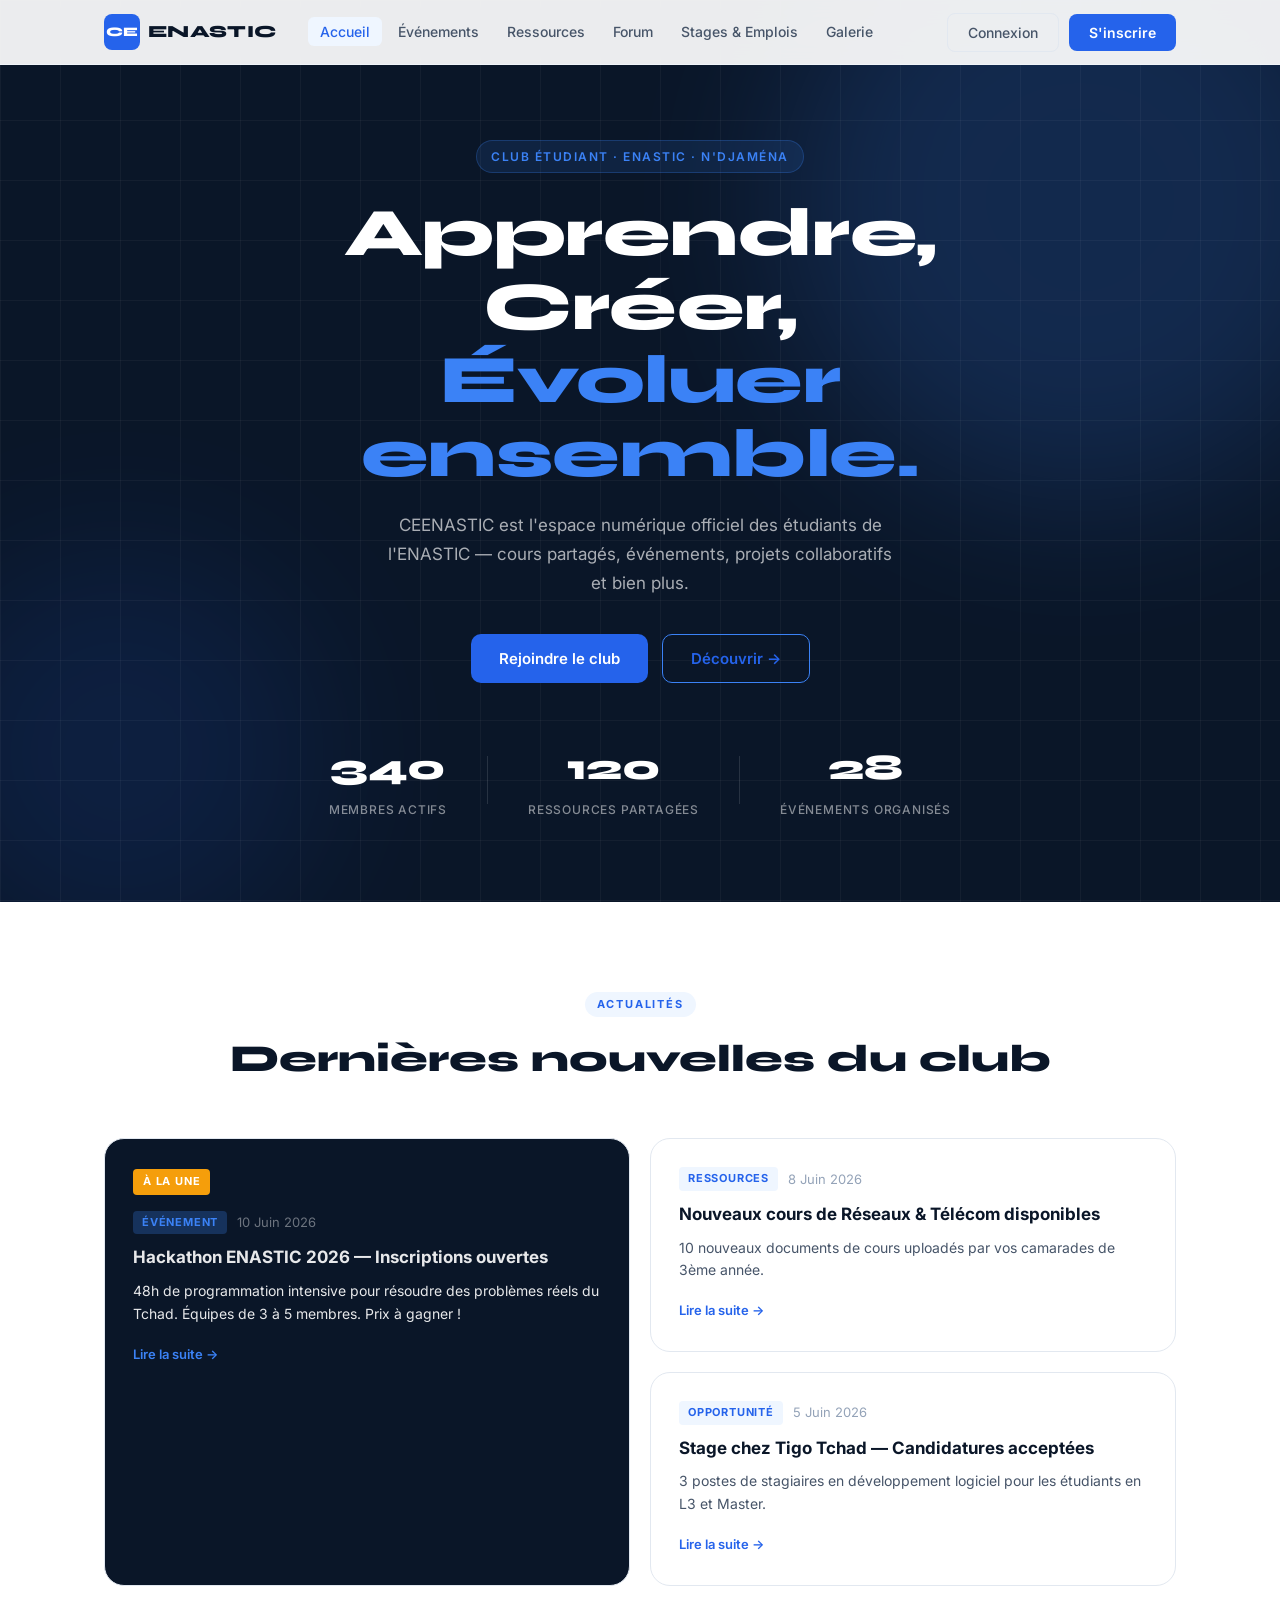
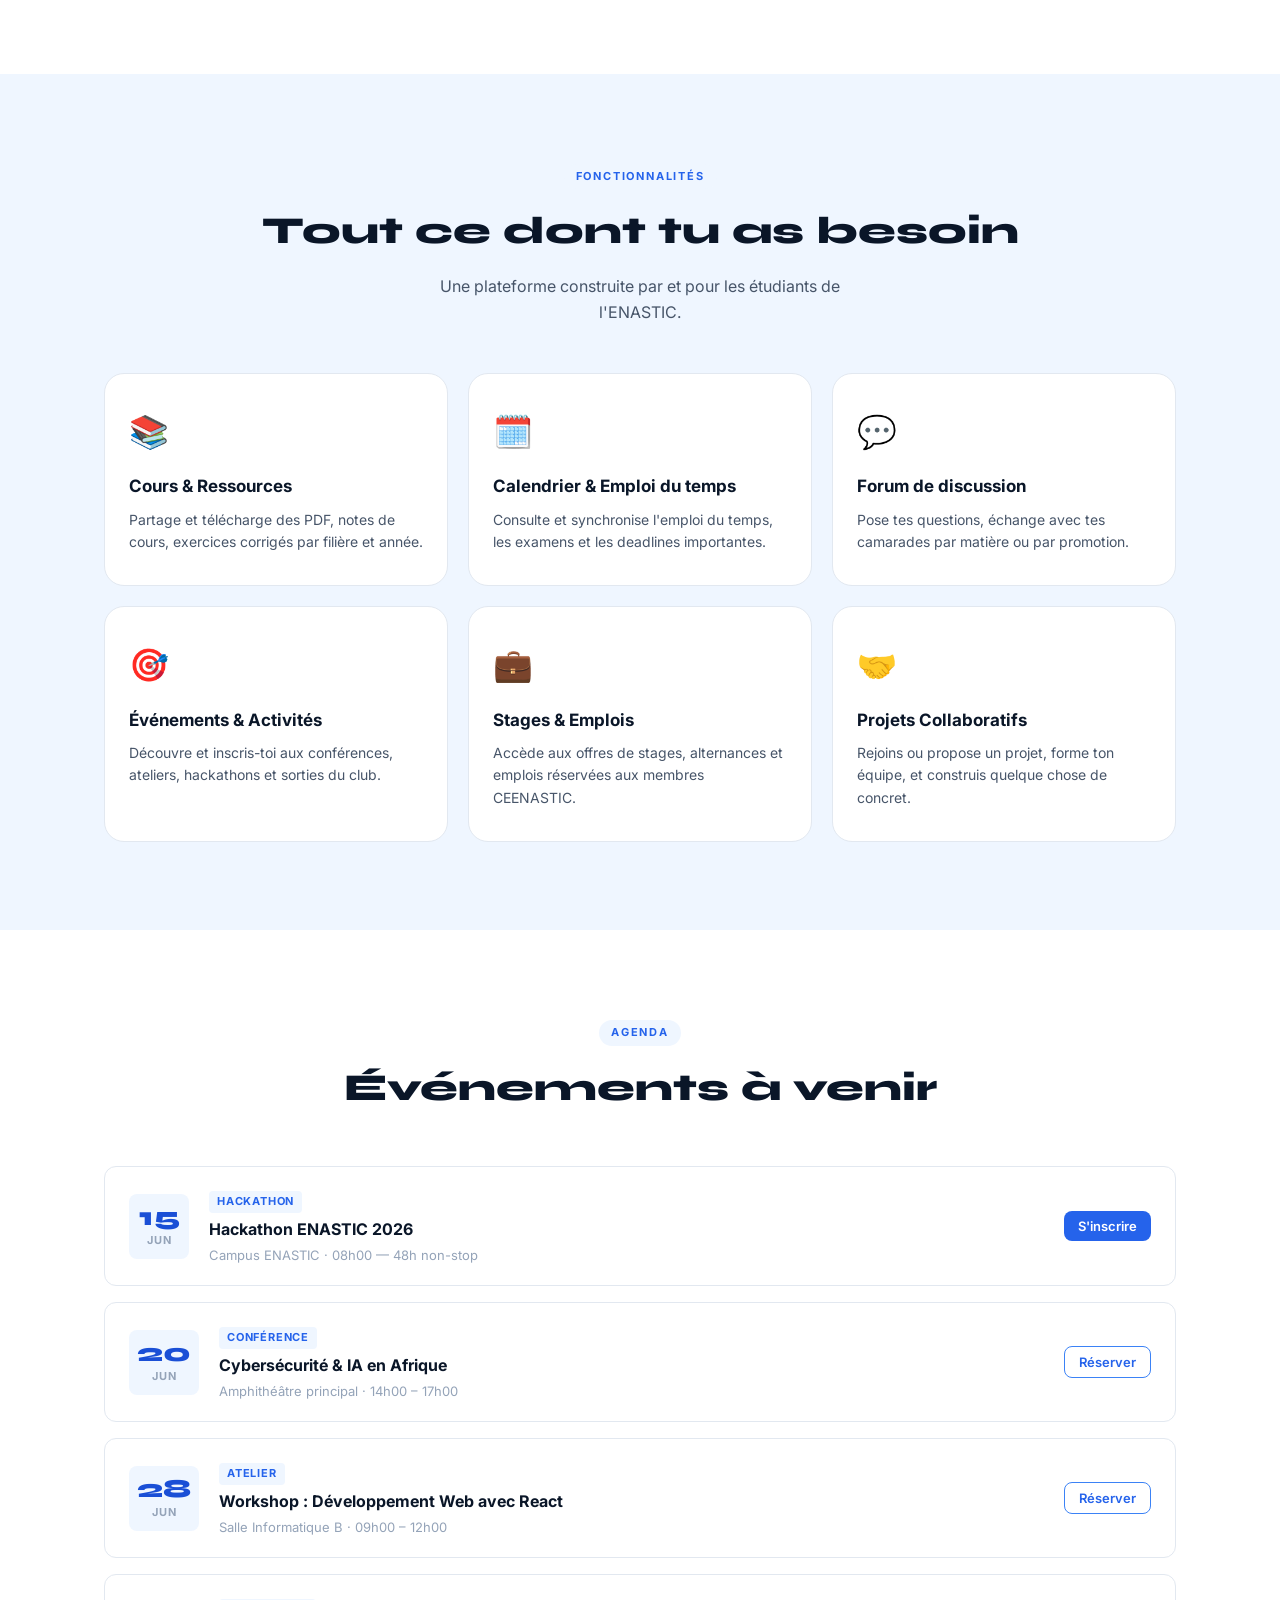
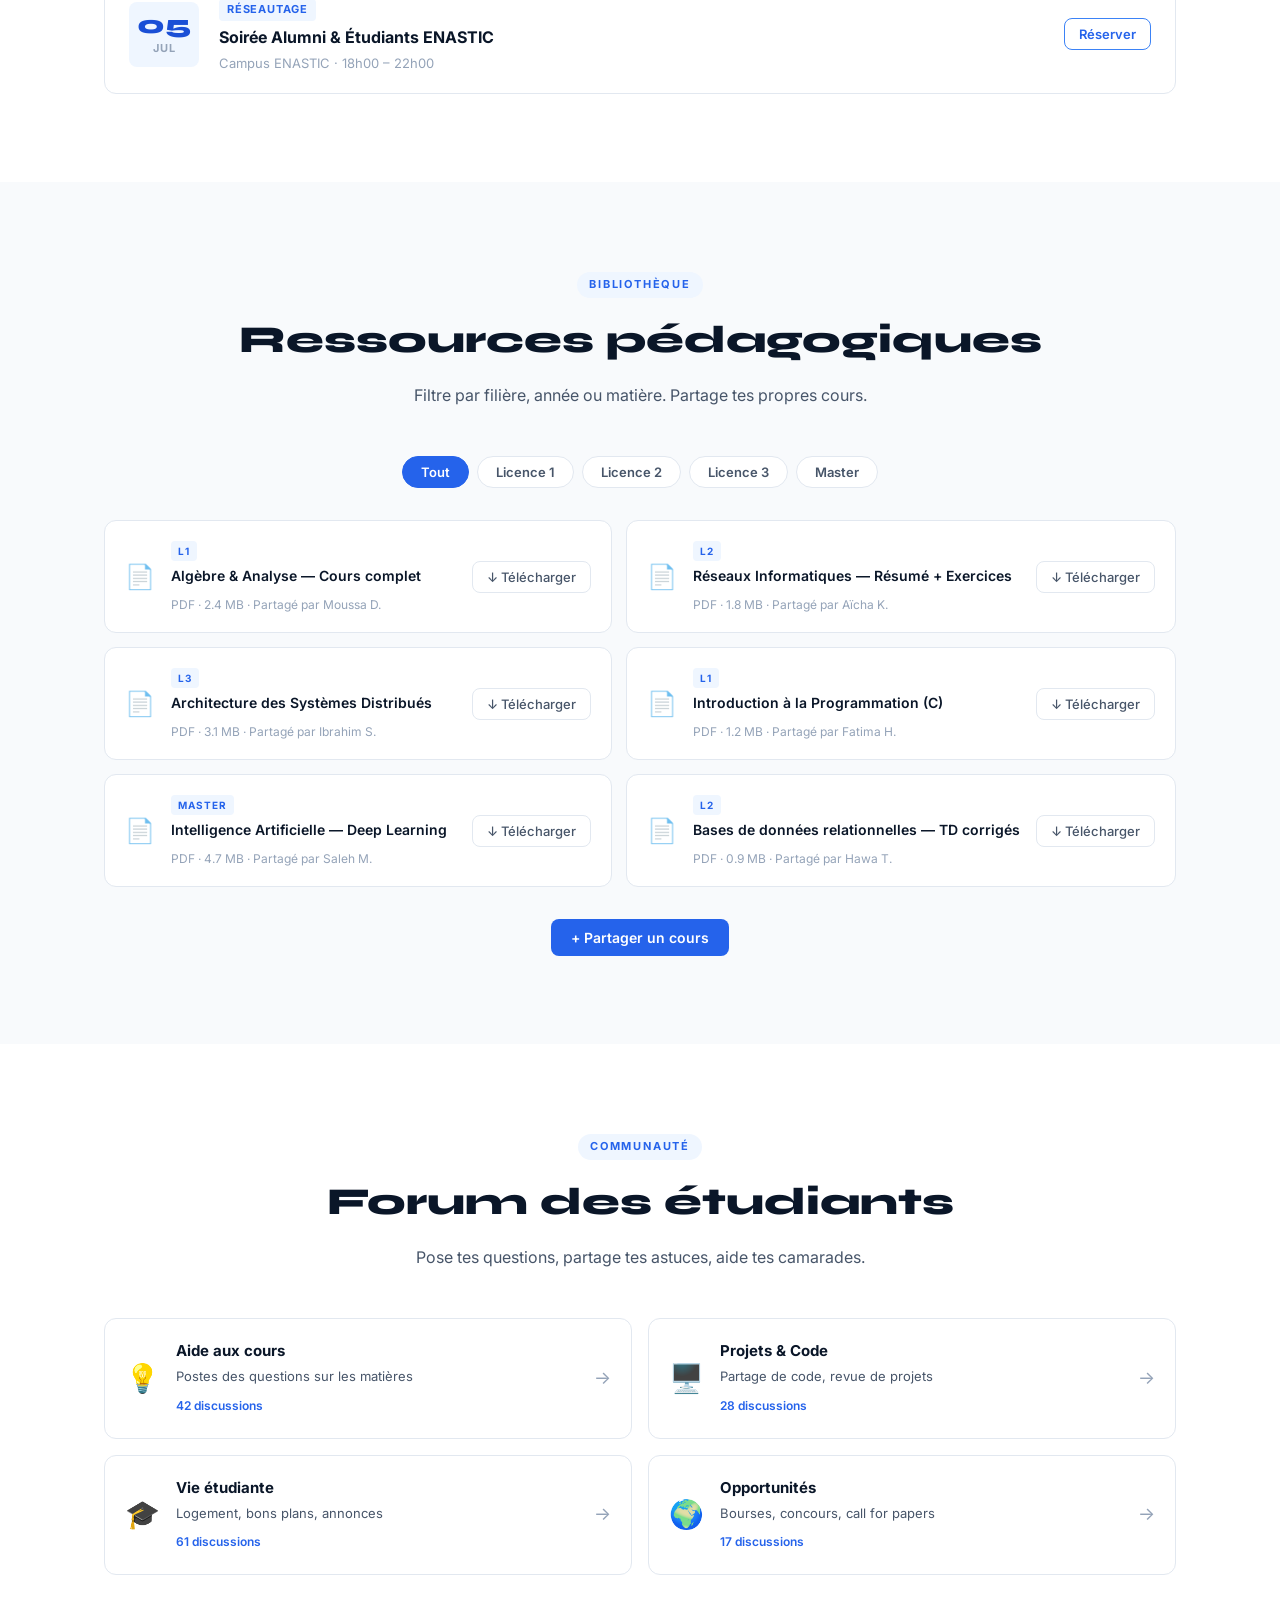
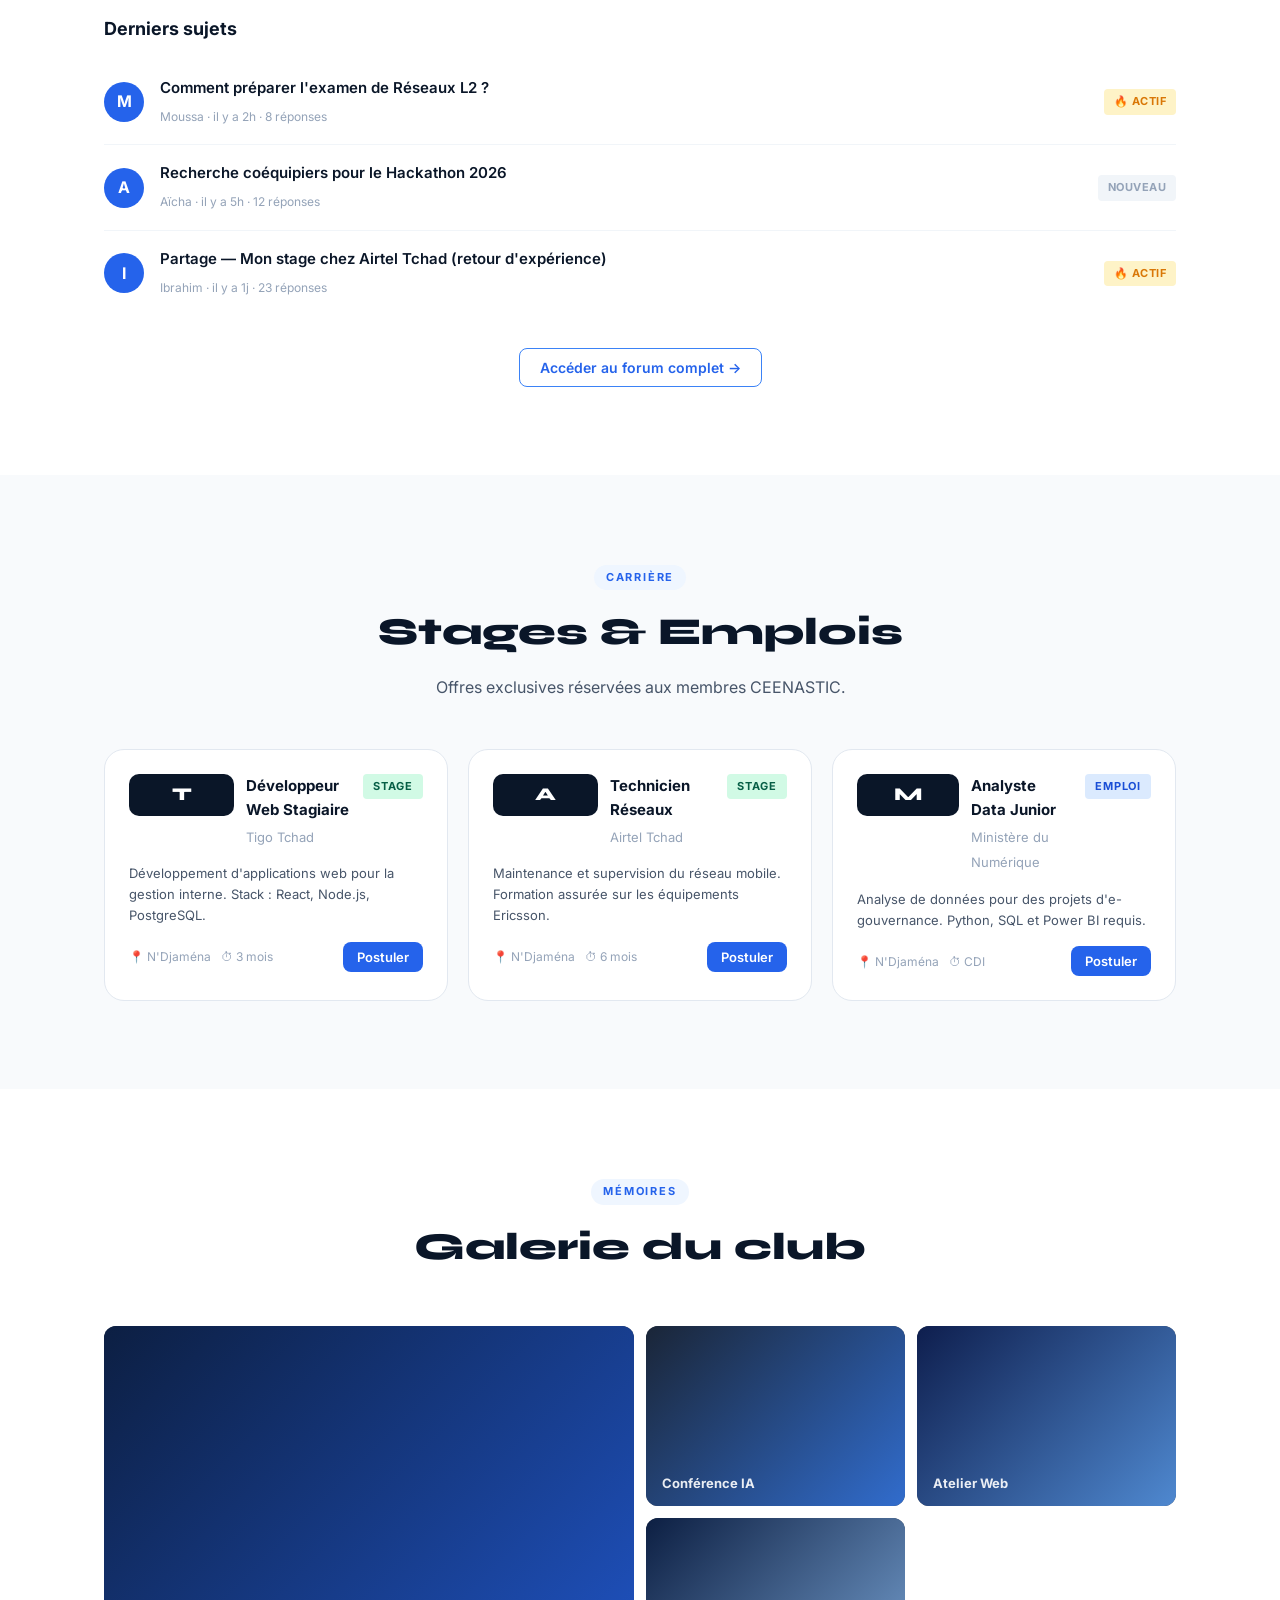
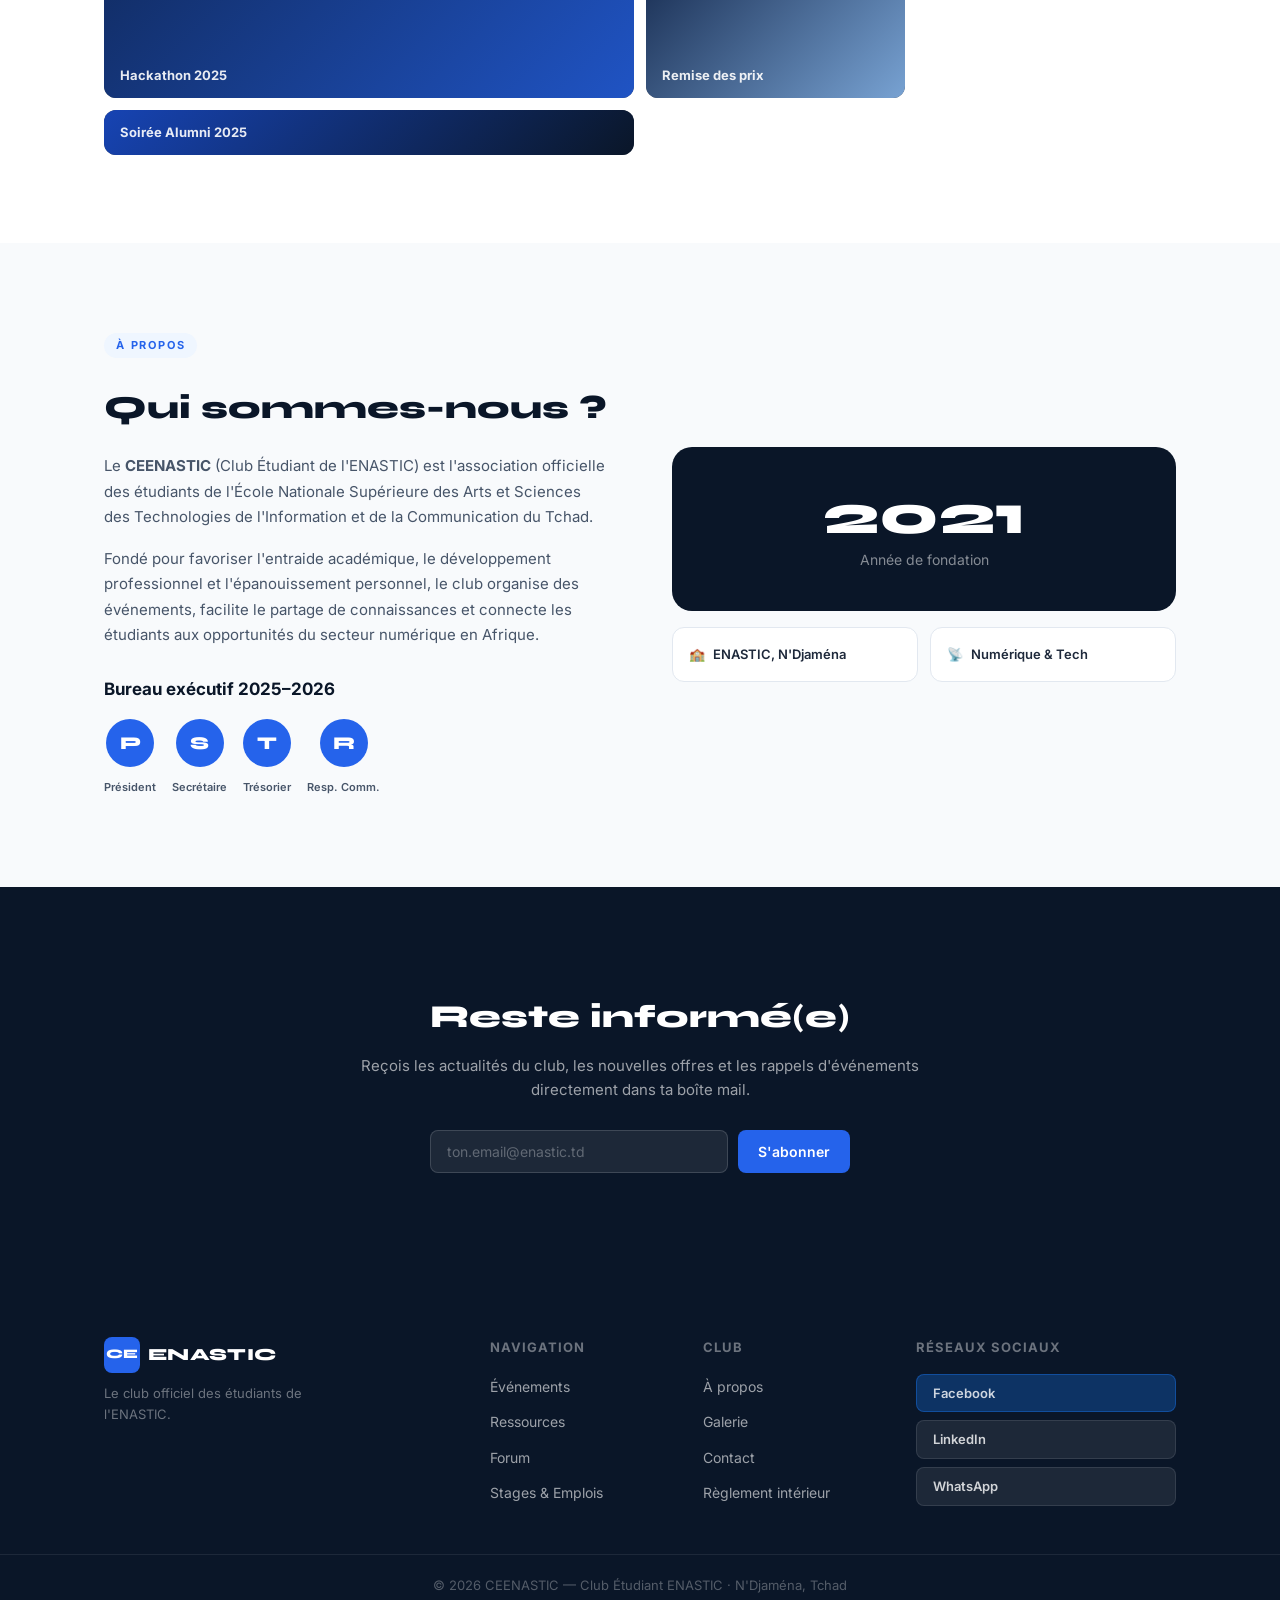
<file: club/index.html>
<!DOCTYPE html>
<html lang="fr">
<head>
  <meta charset="UTF-8" />
  <meta name="viewport" content="width=device-width, initial-scale=1.0" />
  <title>CEENASTIC — Club Étudiant ENASTIC</title>
  <link rel="preconnect" href="https://fonts.googleapis.com" />
  <link rel="preconnect" href="https://fonts.gstatic.com" crossorigin />
  <link href="https://fonts.googleapis.com/css2?family=Inter:wght@300;400;500;600;700&family=Syne:wght@700;800&display=swap" rel="stylesheet" />
  <link rel="stylesheet" href="style.css" />
</head>
<body>

<!-- ═══════════════════════════ NAVBAR ═══════════════════════════ -->
<nav id="navbar">
  <div class="nav-inner">
    <a href="#" class="brand">
      <span class="brand-logo">CE</span>
      <span class="brand-name">ENASTIC</span>
    </a>
    <ul class="nav-links" id="navLinks">
      <li><a href="#accueil" class="nav-link active">Accueil</a></li>
      <li><a href="#evenements" class="nav-link">Événements</a></li>
      <li><a href="#ressources" class="nav-link">Ressources</a></li>
      <li><a href="#forum" class="nav-link">Forum</a></li>
      <li><a href="#stages" class="nav-link">Stages & Emplois</a></li>
      <li><a href="#galerie" class="nav-link">Galerie</a></li>
    </ul>
    <div class="nav-actions">
      <button class="btn-ghost" id="loginBtn">Connexion</button>
      <button class="btn-primary" id="signupBtn">S'inscrire</button>
      <button class="hamburger" id="hamburger" aria-label="Menu">
        <span></span><span></span><span></span>
      </button>
    </div>
  </div>
</nav>

<!-- ═══════════════════════════ HERO ═══════════════════════════ -->
<section id="accueil" class="hero">
  <div class="hero-bg">
    <div class="hero-circle c1"></div>
    <div class="hero-circle c2"></div>
    <div class="hero-grid"></div>
  </div>
  <div class="hero-content">
    <span class="hero-eyebrow">Club Étudiant · ENASTIC · N'Djaména</span>
    <h1 class="hero-title">Apprendre, Créer,<br><em>Évoluer ensemble.</em></h1>
    <p class="hero-desc">CEENASTIC est l'espace numérique officiel des étudiants de l'ENASTIC — cours partagés, événements, projets collaboratifs et bien plus.</p>
    <div class="hero-cta">
      <button class="btn-primary btn-lg" id="heroJoin">Rejoindre le club</button>
      <button class="btn-outline btn-lg" id="heroDiscover">Découvrir →</button>
    </div>
    <div class="hero-stats">
      <div class="stat"><span class="stat-num" data-target="340">0</span><span class="stat-label">Membres actifs</span></div>
      <div class="stat-divider"></div>
      <div class="stat"><span class="stat-num" data-target="120">0</span><span class="stat-label">Ressources partagées</span></div>
      <div class="stat-divider"></div>
      <div class="stat"><span class="stat-num" data-target="28">0</span><span class="stat-label">Événements organisés</span></div>
    </div>
  </div>
</section>

<!-- ═══════════════════════════ ACTUALITÉS ═══════════════════════════ -->
<section class="section" id="actualites">
  <div class="container">
    <div class="section-header">
      <span class="section-tag">Actualités</span>
      <h2>Dernières nouvelles du club</h2>
    </div>
    <div class="news-grid" id="newsGrid">
      <article class="news-card featured">
        <div class="news-badge">À la une</div>
        <div class="news-meta"><span class="news-cat">Événement</span><span class="news-date">10 Juin 2026</span></div>
        <h3>Hackathon ENASTIC 2026 — Inscriptions ouvertes</h3>
        <p>48h de programmation intensive pour résoudre des problèmes réels du Tchad. Équipes de 3 à 5 membres. Prix à gagner !</p>
        <a href="#" class="news-link">Lire la suite →</a>
      </article>
      <article class="news-card">
        <div class="news-meta"><span class="news-cat">Ressources</span><span class="news-date">8 Juin 2026</span></div>
        <h3>Nouveaux cours de Réseaux & Télécom disponibles</h3>
        <p>10 nouveaux documents de cours uploadés par vos camarades de 3ème année.</p>
        <a href="#" class="news-link">Lire la suite →</a>
      </article>
      <article class="news-card">
        <div class="news-meta"><span class="news-cat">Opportunité</span><span class="news-date">5 Juin 2026</span></div>
        <h3>Stage chez Tigo Tchad — Candidatures acceptées</h3>
        <p>3 postes de stagiaires en développement logiciel pour les étudiants en L3 et Master.</p>
        <a href="#" class="news-link">Lire la suite →</a>
      </article>
    </div>
  </div>
</section>

<!-- ═══════════════════════════ FONCTIONNALITÉS ═══════════════════════════ -->
<section class="section section-features" id="features">
  <div class="container">
    <div class="section-header">
      <span class="section-tag">Fonctionnalités</span>
      <h2>Tout ce dont tu as besoin</h2>
      <p class="section-desc">Une plateforme construite par et pour les étudiants de l'ENASTIC.</p>
    </div>
    <div class="features-grid">
      <div class="feature-card">
        <div class="feature-icon">📚</div>
        <h3>Cours & Ressources</h3>
        <p>Partage et télécharge des PDF, notes de cours, exercices corrigés par filière et année.</p>
      </div>
      <div class="feature-card">
        <div class="feature-icon">🗓️</div>
        <h3>Calendrier & Emploi du temps</h3>
        <p>Consulte et synchronise l'emploi du temps, les examens et les deadlines importantes.</p>
      </div>
      <div class="feature-card">
        <div class="feature-icon">💬</div>
        <h3>Forum de discussion</h3>
        <p>Pose tes questions, échange avec tes camarades par matière ou par promotion.</p>
      </div>
      <div class="feature-card">
        <div class="feature-icon">🎯</div>
        <h3>Événements & Activités</h3>
        <p>Découvre et inscris-toi aux conférences, ateliers, hackathons et sorties du club.</p>
      </div>
      <div class="feature-card">
        <div class="feature-icon">💼</div>
        <h3>Stages & Emplois</h3>
        <p>Accède aux offres de stages, alternances et emplois réservées aux membres CEENASTIC.</p>
      </div>
      <div class="feature-card">
        <div class="feature-icon">🤝</div>
        <h3>Projets Collaboratifs</h3>
        <p>Rejoins ou propose un projet, forme ton équipe, et construis quelque chose de concret.</p>
      </div>
    </div>
  </div>
</section>

<!-- ═══════════════════════════ ÉVÉNEMENTS ═══════════════════════════ -->
<section class="section" id="evenements">
  <div class="container">
    <div class="section-header">
      <span class="section-tag">Agenda</span>
      <h2>Événements à venir</h2>
    </div>
    <div class="events-list" id="eventsList">
      <div class="event-item">
        <div class="event-date-box"><span class="eday">15</span><span class="emonth">JUN</span></div>
        <div class="event-info">
          <span class="event-tag">Hackathon</span>
          <h3>Hackathon ENASTIC 2026</h3>
          <p>Campus ENASTIC · 08h00 — 48h non-stop</p>
        </div>
        <button class="btn-primary btn-sm event-register-btn" data-event="Hackathon ENASTIC 2026">S'inscrire</button>
      </div>
      <div class="event-item">
        <div class="event-date-box"><span class="eday">20</span><span class="emonth">JUN</span></div>
        <div class="event-info">
          <span class="event-tag">Conférence</span>
          <h3>Cybersécurité & IA en Afrique</h3>
          <p>Amphithéâtre principal · 14h00 – 17h00</p>
        </div>
        <button class="btn-outline btn-sm event-register-btn" data-event="Cybersécurité & IA en Afrique">Réserver</button>
      </div>
      <div class="event-item">
        <div class="event-date-box"><span class="eday">28</span><span class="emonth">JUN</span></div>
        <div class="event-info">
          <span class="event-tag">Atelier</span>
          <h3>Workshop : Développement Web avec React</h3>
          <p>Salle Informatique B · 09h00 – 12h00</p>
        </div>
        <button class="btn-outline btn-sm event-register-btn" data-event="Workshop React">Réserver</button>
      </div>
      <div class="event-item">
        <div class="event-date-box"><span class="eday">05</span><span class="emonth">JUL</span></div>
        <div class="event-info">
          <span class="event-tag">Réseautage</span>
          <h3>Soirée Alumni & Étudiants ENASTIC</h3>
          <p>Campus ENASTIC · 18h00 – 22h00</p>
        </div>
        <button class="btn-outline btn-sm event-register-btn" data-event="Soirée Alumni">Réserver</button>
      </div>
    </div>
  </div>
</section>

<!-- ═══════════════════════════ RESSOURCES ═══════════════════════════ -->
<section class="section section-alt" id="ressources">
  <div class="container">
    <div class="section-header">
      <span class="section-tag">Bibliothèque</span>
      <h2>Ressources pédagogiques</h2>
      <p class="section-desc">Filtre par filière, année ou matière. Partage tes propres cours.</p>
    </div>
    <div class="resources-filters">
      <button class="filter-btn active" data-filter="all">Tout</button>
      <button class="filter-btn" data-filter="l1">Licence 1</button>
      <button class="filter-btn" data-filter="l2">Licence 2</button>
      <button class="filter-btn" data-filter="l3">Licence 3</button>
      <button class="filter-btn" data-filter="master">Master</button>
    </div>
    <div class="resources-grid" id="resourcesGrid">
      <div class="resource-card" data-year="l1">
        <div class="resource-icon">📄</div>
        <div class="resource-info">
          <span class="resource-year">L1</span>
          <h4>Algèbre & Analyse — Cours complet</h4>
          <span class="resource-meta">PDF · 2.4 MB · Partagé par Moussa D.</span>
        </div>
        <button class="btn-ghost btn-sm dl-btn">↓ Télécharger</button>
      </div>
      <div class="resource-card" data-year="l2">
        <div class="resource-icon">📄</div>
        <div class="resource-info">
          <span class="resource-year">L2</span>
          <h4>Réseaux Informatiques — Résumé + Exercices</h4>
          <span class="resource-meta">PDF · 1.8 MB · Partagé par Aïcha K.</span>
        </div>
        <button class="btn-ghost btn-sm dl-btn">↓ Télécharger</button>
      </div>
      <div class="resource-card" data-year="l3">
        <div class="resource-icon">📄</div>
        <div class="resource-info">
          <span class="resource-year">L3</span>
          <h4>Architecture des Systèmes Distribués</h4>
          <span class="resource-meta">PDF · 3.1 MB · Partagé par Ibrahim S.</span>
        </div>
        <button class="btn-ghost btn-sm dl-btn">↓ Télécharger</button>
      </div>
      <div class="resource-card" data-year="l1">
        <div class="resource-icon">📄</div>
        <div class="resource-info">
          <span class="resource-year">L1</span>
          <h4>Introduction à la Programmation (C)</h4>
          <span class="resource-meta">PDF · 1.2 MB · Partagé par Fatima H.</span>
        </div>
        <button class="btn-ghost btn-sm dl-btn">↓ Télécharger</button>
      </div>
      <div class="resource-card" data-year="master">
        <div class="resource-icon">📄</div>
        <div class="resource-info">
          <span class="resource-year">Master</span>
          <h4>Intelligence Artificielle — Deep Learning</h4>
          <span class="resource-meta">PDF · 4.7 MB · Partagé par Saleh M.</span>
        </div>
        <button class="btn-ghost btn-sm dl-btn">↓ Télécharger</button>
      </div>
      <div class="resource-card" data-year="l2">
        <div class="resource-icon">📄</div>
        <div class="resource-info">
          <span class="resource-year">L2</span>
          <h4>Bases de données relationnelles — TD corrigés</h4>
          <span class="resource-meta">PDF · 0.9 MB · Partagé par Hawa T.</span>
        </div>
        <button class="btn-ghost btn-sm dl-btn">↓ Télécharger</button>
      </div>
    </div>
    <div class="resources-upload">
      <button class="btn-primary" id="uploadBtn">+ Partager un cours</button>
    </div>
  </div>
</section>

<!-- ═══════════════════════════ FORUM ═══════════════════════════ -->
<section class="section" id="forum">
  <div class="container">
    <div class="section-header">
      <span class="section-tag">Communauté</span>
      <h2>Forum des étudiants</h2>
      <p class="section-desc">Pose tes questions, partage tes astuces, aide tes camarades.</p>
    </div>
    <div class="forum-categories">
      <div class="forum-cat">
        <div class="forum-cat-icon">💡</div>
        <div class="forum-cat-info">
          <h4>Aide aux cours</h4>
          <p>Postes des questions sur les matières</p>
          <span class="forum-count">42 discussions</span>
        </div>
        <span class="forum-arrow">→</span>
      </div>
      <div class="forum-cat">
        <div class="forum-cat-icon">🖥️</div>
        <div class="forum-cat-info">
          <h4>Projets & Code</h4>
          <p>Partage de code, revue de projets</p>
          <span class="forum-count">28 discussions</span>
        </div>
        <span class="forum-arrow">→</span>
      </div>
      <div class="forum-cat">
        <div class="forum-cat-icon">🎓</div>
        <div class="forum-cat-info">
          <h4>Vie étudiante</h4>
          <p>Logement, bons plans, annonces</p>
          <span class="forum-count">61 discussions</span>
        </div>
        <span class="forum-arrow">→</span>
      </div>
      <div class="forum-cat">
        <div class="forum-cat-icon">🌍</div>
        <div class="forum-cat-info">
          <h4>Opportunités</h4>
          <p>Bourses, concours, call for papers</p>
          <span class="forum-count">17 discussions</span>
        </div>
        <span class="forum-arrow">→</span>
      </div>
    </div>
    <div class="forum-recent">
      <h3 class="forum-recent-title">Derniers sujets</h3>
      <div class="forum-thread">
        <div class="thread-avatar">M</div>
        <div class="thread-content">
          <h5>Comment préparer l'examen de Réseaux L2 ?</h5>
          <span class="thread-meta">Moussa · il y a 2h · 8 réponses</span>
        </div>
        <span class="thread-badge hot">🔥 Actif</span>
      </div>
      <div class="forum-thread">
        <div class="thread-avatar">A</div>
        <div class="thread-content">
          <h5>Recherche coéquipiers pour le Hackathon 2026</h5>
          <span class="thread-meta">Aïcha · il y a 5h · 12 réponses</span>
        </div>
        <span class="thread-badge">Nouveau</span>
      </div>
      <div class="forum-thread">
        <div class="thread-avatar">I</div>
        <div class="thread-content">
          <h5>Partage — Mon stage chez Airtel Tchad (retour d'expérience)</h5>
          <span class="thread-meta">Ibrahim · il y a 1j · 23 réponses</span>
        </div>
        <span class="thread-badge hot">🔥 Actif</span>
      </div>
    </div>
    <div class="text-center mt-32">
      <button class="btn-outline" id="forumBtn">Accéder au forum complet →</button>
    </div>
  </div>
</section>

<!-- ═══════════════════════════ STAGES ═══════════════════════════ -->
<section class="section section-alt" id="stages">
  <div class="container">
    <div class="section-header">
      <span class="section-tag">Carrière</span>
      <h2>Stages & Emplois</h2>
      <p class="section-desc">Offres exclusives réservées aux membres CEENASTIC.</p>
    </div>
    <div class="jobs-grid">
      <div class="job-card">
        <div class="job-header">
          <div class="job-logo">T</div>
          <div>
            <h4>Développeur Web Stagiaire</h4>
            <span class="job-company">Tigo Tchad</span>
          </div>
          <span class="job-type internship">Stage</span>
        </div>
        <p class="job-desc">Développement d'applications web pour la gestion interne. Stack : React, Node.js, PostgreSQL.</p>
        <div class="job-footer">
          <span class="job-location">📍 N'Djaména</span>
          <span class="job-duration">⏱ 3 mois</span>
          <button class="btn-primary btn-sm">Postuler</button>
        </div>
      </div>
      <div class="job-card">
        <div class="job-header">
          <div class="job-logo">A</div>
          <div>
            <h4>Technicien Réseaux</h4>
            <span class="job-company">Airtel Tchad</span>
          </div>
          <span class="job-type internship">Stage</span>
        </div>
        <p class="job-desc">Maintenance et supervision du réseau mobile. Formation assurée sur les équipements Ericsson.</p>
        <div class="job-footer">
          <span class="job-location">📍 N'Djaména</span>
          <span class="job-duration">⏱ 6 mois</span>
          <button class="btn-primary btn-sm">Postuler</button>
        </div>
      </div>
      <div class="job-card">
        <div class="job-header">
          <div class="job-logo">M</div>
          <div>
            <h4>Analyste Data Junior</h4>
            <span class="job-company">Ministère du Numérique</span>
          </div>
          <span class="job-type job">Emploi</span>
        </div>
        <p class="job-desc">Analyse de données pour des projets d'e-gouvernance. Python, SQL et Power BI requis.</p>
        <div class="job-footer">
          <span class="job-location">📍 N'Djaména</span>
          <span class="job-duration">⏱ CDI</span>
          <button class="btn-primary btn-sm">Postuler</button>
        </div>
      </div>
    </div>
  </div>
</section>

<!-- ═══════════════════════════ GALERIE ═══════════════════════════ -->
<section class="section" id="galerie">
  <div class="container">
    <div class="section-header">
      <span class="section-tag">Mémoires</span>
      <h2>Galerie du club</h2>
    </div>
    <div class="gallery-grid">
      <div class="gallery-item g-large"><div class="gallery-label">Hackathon 2025</div></div>
      <div class="gallery-item"><div class="gallery-label">Conférence IA</div></div>
      <div class="gallery-item"><div class="gallery-label">Atelier Web</div></div>
      <div class="gallery-item"><div class="gallery-label">Remise des prix</div></div>
      <div class="gallery-item g-wide"><div class="gallery-label">Soirée Alumni 2025</div></div>
    </div>
  </div>
</section>

<!-- ═══════════════════════════ À PROPOS ═══════════════════════════ -->
<section class="section section-alt" id="apropos">
  <div class="container about-layout">
    <div class="about-text">
      <span class="section-tag">À propos</span>
      <h2>Qui sommes-nous ?</h2>
      <p>Le <strong>CEENASTIC</strong> (Club Étudiant de l'ENASTIC) est l'association officielle des étudiants de l'École Nationale Supérieure des Arts et Sciences des Technologies de l'Information et de la Communication du Tchad.</p>
      <p>Fondé pour favoriser l'entraide académique, le développement professionnel et l'épanouissement personnel, le club organise des événements, facilite le partage de connaissances et connecte les étudiants aux opportunités du secteur numérique en Afrique.</p>
      <div class="about-team">
        <h3>Bureau exécutif 2025–2026</h3>
        <div class="team-grid">
          <div class="team-member"><div class="member-avatar">P</div><span class="member-name">Président</span></div>
          <div class="team-member"><div class="member-avatar">S</div><span class="member-name">Secrétaire</span></div>
          <div class="team-member"><div class="member-avatar">T</div><span class="member-name">Trésorier</span></div>
          <div class="team-member"><div class="member-avatar">R</div><span class="member-name">Resp. Comm.</span></div>
        </div>
      </div>
    </div>
    <div class="about-visual">
      <div class="about-card-big">
        <div class="about-big-num">2021</div>
        <div class="about-big-label">Année de fondation</div>
      </div>
      <div class="about-cards-row">
        <div class="about-mini-card"><span>🏫</span> ENASTIC, N'Djaména</div>
        <div class="about-mini-card"><span>📡</span> Numérique & Tech</div>
      </div>
    </div>
  </div>
</section>

<!-- ═══════════════════════════ NEWSLETTER ═══════════════════════════ -->
<section class="section section-newsletter">
  <div class="container">
    <div class="newsletter-box">
      <h2>Reste informé(e)</h2>
      <p>Reçois les actualités du club, les nouvelles offres et les rappels d'événements directement dans ta boîte mail.</p>
      <div class="newsletter-form">
        <input type="email" id="newsletterEmail" placeholder="ton.email@enastic.td" />
        <button class="btn-primary" id="newsletterBtn">S'abonner</button>
      </div>
    </div>
  </div>
</section>

<!-- ═══════════════════════════ FOOTER ═══════════════════════════ -->
<footer>
  <div class="container footer-inner">
    <div class="footer-brand">
      <a href="#" class="brand"><span class="brand-logo">CE</span><span class="brand-name">ENASTIC</span></a>
      <p>Le club officiel des étudiants de l'ENASTIC.</p>
    </div>
    <div class="footer-links">
      <h4>Navigation</h4>
      <ul>
        <li><a href="#evenements">Événements</a></li>
        <li><a href="#ressources">Ressources</a></li>
        <li><a href="#forum">Forum</a></li>
        <li><a href="#stages">Stages & Emplois</a></li>
      </ul>
    </div>
    <div class="footer-links">
      <h4>Club</h4>
      <ul>
        <li><a href="#apropos">À propos</a></li>
        <li><a href="#galerie">Galerie</a></li>
        <li><a href="#">Contact</a></li>
        <li><a href="#">Règlement intérieur</a></li>
      </ul>
    </div>
    <div class="footer-social">
      <h4>Réseaux sociaux</h4>
      <div class="social-links">
        <a href="https://www.facebook.com/profile.php?id=61571312086629" target="_blank" class="social-btn facebook">Facebook</a>
        <a href="#" class="social-btn">LinkedIn</a>
        <a href="#" class="social-btn">WhatsApp</a>
      </div>
    </div>
  </div>
  <div class="footer-bottom">
    <p>© 2026 CEENASTIC — Club Étudiant ENASTIC · N'Djaména, Tchad</p>
  </div>
</footer>

<!-- ═══════════════════════════ MODALS ═══════════════════════════ -->
<!-- Auth Modal -->
<div class="modal-overlay" id="authModal">
  <div class="modal">
    <button class="modal-close" id="closeAuth">✕</button>
    <div class="modal-tabs">
      <button class="modal-tab active" data-tab="login">Connexion</button>
      <button class="modal-tab" data-tab="signup">Inscription</button>
    </div>
    <!-- Login Form -->
    <div class="modal-form" id="loginForm">
      <h2>Bon retour 👋</h2>
      <p class="modal-sub">Connecte-toi à ton espace étudiant</p>
      <div class="form-group">
        <label>Email ENASTIC</label>
        <input type="email" placeholder="prenom.nom@enastic.td" />
      </div>
      <div class="form-group">
        <label>Mot de passe</label>
        <input type="password" placeholder="••••••••" />
      </div>
      <button class="btn-primary btn-full" id="doLogin">Se connecter</button>
      <p class="form-switch">Pas encore membre ? <a href="#" class="switch-tab" data-target="signup">S'inscrire →</a></p>
    </div>
    <!-- Signup Form -->
    <div class="modal-form hidden" id="signupForm">
      <h2>Rejoins CEENASTIC 🎓</h2>
      <p class="modal-sub">Crée ton espace étudiant gratuit</p>
      <div class="form-row">
        <div class="form-group">
          <label>Prénom</label>
          <input type="text" placeholder="Prénom" />
        </div>
        <div class="form-group">
          <label>Nom</label>
          <input type="text" placeholder="Nom" />
        </div>
      </div>
      <div class="form-group">
        <label>Email institutionnel</label>
        <input type="email" placeholder="prenom.nom@enastic.td" />
      </div>
      <div class="form-group">
        <label>Filière</label>
        <select>
          <option value="">Sélectionne ta filière</option>
          <option>Génie Logiciel</option>
          <option>Réseaux & Télécommunications</option>
          <option>Systèmes Embarqués</option>
          <option>Sécurité Informatique</option>
        </select>
      </div>
      <div class="form-group">
        <label>Année d'étude</label>
        <select>
          <option value="">Sélectionne ton année</option>
          <option>Licence 1</option>
          <option>Licence 2</option>
          <option>Licence 3</option>
          <option>Master 1</option>
          <option>Master 2</option>
        </select>
      </div>
      <div class="form-group">
        <label>Mot de passe</label>
        <input type="password" placeholder="8 caractères minimum" />
      </div>
      <button class="btn-primary btn-full" id="doSignup">Créer mon compte</button>
      <p class="form-switch">Déjà membre ? <a href="#" class="switch-tab" data-target="login">Se connecter →</a></p>
    </div>
  </div>
</div>

<!-- Toast Notification -->
<div class="toast" id="toast"></div>

<script src="app.js"></script>
</body>
</html>
</file>
<file: portfolio.css>
/* ─────────────────────────────────────────
   PORTFOLIO — Ahmat Abakar Beguele
   Développeur Web · N'Djamena, Tchad
   Palette : bleu #2563eb (principale) · cyan #22d3ee (accent)
             blanc #ffffff · encre #1a1a1a · neutres
───────────────────────────────────────── */

/* ── TOKENS ── */
:root {
  --blue-900: #0a1628;
  --blue-850: #0b1c35;
  --blue-800: #0d2149;
  --blue-600: #1a4fd6;
  --blue-500: #2563eb;
  --blue-400: #3b82f6;
  --blue-100: #dbeafe;
  --blue-50:  #eff6ff;
  --white:    #ffffff;
  --gray-50:  #f8fafc;
  --gray-100: #f1f5f9;
  --gray-200: #e2e8f0;
  --gray-400: #94a3b8;
  --gray-600: #475569;
  --gray-800: #1a1a1a;   /* encre principale demandée */
  --ink:      #1a1a1a;
  --cyan:     #22d3ee;
  --green:    #34d399;

  --radius-sm: 8px;
  --radius-md: 12px;
  --radius-lg: 20px;
  --shadow-sm: 0 1px 3px rgba(0,0,0,.06), 0 1px 2px rgba(0,0,0,.04);
  --shadow-md: 0 4px 16px rgba(0,0,0,.08);
  --shadow-lg: 0 12px 40px rgba(0,0,0,.12);

  --font-display: 'Space Grotesk', 'Segoe UI', system-ui, sans-serif;
  --font-body:    'Plus Jakarta Sans', 'Segoe UI', system-ui, sans-serif;
  --font-mono:    'JetBrains Mono', ui-monospace, monospace;
}

/* ── RESET ── */
*, *::before, *::after { box-sizing: border-box; margin: 0; padding: 0; }
html { scroll-behavior: smooth; scroll-padding-top: 80px; }
body { font-family: var(--font-body); color: var(--gray-800); background: var(--white); line-height: 1.6; overflow-x: hidden; }
a { text-decoration: none; color: inherit; }
ul { list-style: none; }
input, select, button, textarea { font-family: inherit; }
img { display: block; max-width: 100%; }

/* ── ACCESSIBILITÉ ── */
.skip-link {
  position: absolute; left: 12px; top: -60px; z-index: 200;
  background: var(--blue-500); color: var(--white);
  padding: 10px 18px; border-radius: var(--radius-sm); font-weight: 600;
  transition: top .2s;
}
.skip-link:focus { top: 12px; }

/* Anneau de focus visible au clavier uniquement, jamais à la souris */
a:focus-visible, button:focus-visible, input:focus-visible, textarea:focus-visible {
  outline: 3px solid var(--blue-400);
  outline-offset: 3px;
  border-radius: 4px;
}
.hero a:focus-visible, .section-contact a:focus-visible, footer a:focus-visible {
  outline-color: var(--cyan);
}

/* ── UTILITIES ── */
.container { max-width: 1120px; margin: 0 auto; padding: 0 24px; }
.hidden { display: none !important; }
.inline-link { color: var(--blue-500); font-weight: 600; border-bottom: 1px solid var(--blue-100); }
.inline-link:hover { border-color: var(--blue-500); }

/* ── BOUTONS ── */
.btn-primary {
  display: inline-block;
  background: var(--blue-500); color: var(--white);
  border: none; border-radius: var(--radius-sm);
  padding: 10px 20px; font-size: 14px; font-weight: 600;
  cursor: pointer; text-align: center;
  transition: background .2s, transform .1s, box-shadow .2s;
}
.btn-primary:hover { background: var(--blue-600); box-shadow: 0 6px 18px rgba(37,99,235,.4); transform: translateY(-2px); }
.btn-primary:active { transform: scale(.97); }

.btn-outline {
  display: inline-block;
  background: transparent; color: var(--blue-500);
  border: 1.5px solid var(--blue-400); border-radius: var(--radius-sm);
  padding: 10px 20px; font-size: 14px; font-weight: 600;
  cursor: pointer; text-align: center;
  transition: background .2s, color .2s, border-color .2s;
}
.btn-outline:hover { background: var(--blue-50); transform: translateY(-2px); }

.btn-ghost {
  display: inline-block;
  background: transparent; color: var(--gray-600);
  border: 1.5px solid var(--gray-200); border-radius: var(--radius-sm);
  padding: 10px 20px; font-size: 14px; font-weight: 500;
  cursor: pointer; text-align: center;
  transition: border-color .2s, color .2s;
}
.btn-ghost:hover { border-color: var(--blue-400); color: var(--blue-500); }

.btn-lg { padding: 14px 28px; font-size: 15px; border-radius: 10px; }
.btn-sm { padding: 7px 14px; font-size: 13px; white-space: nowrap; }
.btn-full { width: 100%; padding: 14px; font-size: 15px; border-radius: 10px; }

/* ── NAVBAR ── */
#navbar {
  position: fixed; top: 0; left: 0; right: 0; z-index: 100;
  background: rgba(255,255,255,.92);
  backdrop-filter: blur(12px);
  border-bottom: 1px solid var(--gray-100);
  transition: box-shadow .3s;
}
#navbar.scrolled { box-shadow: var(--shadow-md); }
.nav-inner {
  display: flex; align-items: center; gap: 32px;
  max-width: 1120px; margin: 0 auto; padding: 0 24px; height: 68px;
}
.brand { display: flex; align-items: center; gap: 9px; flex-shrink: 0; }
.brand-logo {
  width: 38px; height: 38px;
  background: var(--blue-900); color: var(--white);
  border-radius: 10px; display: grid; place-items: center;
  font-family: var(--font-display); font-size: 14px; font-weight: 700; letter-spacing: .5px;
}
.brand-name { font-family: var(--font-display); font-size: 18px; font-weight: 700; color: var(--blue-900); letter-spacing: .3px; }
.brand-dot { color: var(--cyan); }

.nav-links { display: flex; gap: 4px; }
.nav-link {
  padding: 7px 13px; font-size: 14px; font-weight: 500;
  color: var(--gray-600); border-radius: 7px;
  transition: background .15s, color .15s;
}
.nav-link:hover, .nav-link.active { color: var(--blue-500); background: var(--blue-50); }

.nav-actions { display: flex; align-items: center; gap: 10px; margin-left: auto; }
.hamburger { display: none; background: none; border: none; cursor: pointer; padding: 6px; flex-direction: column; gap: 5px; }
.hamburger span { display: block; width: 22px; height: 2px; background: var(--gray-800); border-radius: 2px; transition: .3s; }
.hamburger.open span:nth-child(1) { transform: translateY(7px) rotate(45deg); }
.hamburger.open span:nth-child(2) { opacity: 0; }
.hamburger.open span:nth-child(3) { transform: translateY(-7px) rotate(-45deg); }

/* ── HERO ── */
.hero {
  position: relative; overflow: hidden;
  background: linear-gradient(160deg, var(--blue-900) 0%, var(--blue-800) 55%, #12306b 100%);
  color: var(--white);
  padding: 150px 0 0;
}
.hero-bg { position: absolute; inset: 0; overflow: hidden; }
.hero-circle { position: absolute; border-radius: 50%; filter: blur(90px); opacity: .35; }
.hero-circle.c1 { width: 460px; height: 460px; background: var(--blue-500); top: -140px; right: -120px; }
.hero-circle.c2 { width: 380px; height: 380px; background: #0e7490; bottom: -160px; left: -110px; }
.hero-grid {
  position: absolute; inset: 0;
  background-image: linear-gradient(rgba(255,255,255,.05) 1px, transparent 1px),
                    linear-gradient(90deg, rgba(255,255,255,.05) 1px, transparent 1px);
  background-size: 56px 56px;
  mask-image: radial-gradient(ellipse at 50% 0%, #000 30%, transparent 78%);
  -webkit-mask-image: radial-gradient(ellipse at 50% 0%, #000 30%, transparent 78%);
}

.hero-content {
  position: relative; z-index: 2;
  display: grid; grid-template-columns: 1.05fr .95fr; gap: 56px; align-items: center;
  padding-bottom: 64px;
}
.hero-status {
  display: inline-flex; align-items: center; gap: 9px;
  background: rgba(52,211,153,.12); border: 1px solid rgba(52,211,153,.35);
  color: #a7f3d0; padding: 7px 15px; border-radius: 999px;
  font-size: 14px; font-weight: 500; margin-bottom: 22px;
}
.dot-pulse { width: 8px; height: 8px; border-radius: 50%; background: var(--green); box-shadow: 0 0 0 0 rgba(52,211,153,.7); animation: pulse 2s infinite; }
@keyframes pulse {
  0%   { box-shadow: 0 0 0 0 rgba(52,211,153,.6); }
  70%  { box-shadow: 0 0 0 10px rgba(52,211,153,0); }
  100% { box-shadow: 0 0 0 0 rgba(52,211,153,0); }
}

.hero-title {
  font-family: var(--font-display); font-weight: 700;
  font-size: clamp(30px, 3.5vw, 46px); line-height: 1.12; letter-spacing: -.8px;
  margin-bottom: 16px;
}
/* Le métier passe juste sous le nom, légèrement plus petit */
.hero-title em {
  display: block; font-size: .84em; margin-top: 4px;
  font-style: normal;
  background: linear-gradient(100deg, var(--cyan), var(--blue-400));
  -webkit-background-clip: text; background-clip: text; color: transparent;
}
.hero-role {
  font-family: var(--font-mono); font-size: 16px; color: #bfdbfe;
  min-height: 28px; margin-bottom: 18px;
}
.role-static { color: var(--cyan); margin-right: 8px; }
.caret { color: var(--cyan); animation: blink 1s steps(1) infinite; }
@keyframes blink { 50% { opacity: 0; } }

.hero-tagline {
  font-size: 19px; line-height: 1.5; font-weight: 600; color: var(--white);
  max-width: 580px; margin-bottom: 14px;
}
.hero-tagline span { display: block; font-weight: 400; color: #bfdbfe; font-size: 16.5px; margin-top: 6px; }

.hero-desc { font-size: 16px; color: #cbd5e1; max-width: 560px; margin-bottom: 30px; }
.hero-desc strong { color: var(--white); font-weight: 600; }

.hero-cta { display: flex; gap: 14px; flex-wrap: wrap; margin-bottom: 28px; }
.hero-cta .btn-outline { color: var(--white); border-color: rgba(255,255,255,.35); }
.hero-cta .btn-outline:hover { background: rgba(255,255,255,.1); border-color: var(--white); }

.hero-social { display: flex; gap: 10px; flex-wrap: wrap; }
.social-chip {
  padding: 6px 14px; border-radius: 999px; font-size: 13px; font-weight: 500;
  color: #cbd5e1; border: 1px solid rgba(255,255,255,.18);
  transition: background .2s, color .2s, border-color .2s, transform .2s;
}
.social-chip:hover { background: rgba(255,255,255,.1); color: var(--white); border-color: rgba(255,255,255,.4); transform: translateY(-2px) }

/* Terminal */
.hero-visual { position: relative; }
.terminal {
  background: rgba(3,10,24,.85); border: 1px solid rgba(255,255,255,.12);
  border-radius: 14px; box-shadow: 0 24px 60px rgba(0,0,0,.45);
  overflow: hidden; backdrop-filter: blur(6px);
}
.term-bar {
  display: flex; align-items: center; gap: 8px;
  padding: 11px 14px; background: rgba(255,255,255,.06);
  border-bottom: 1px solid rgba(255,255,255,.08);
}
.term-dot { width: 11px; height: 11px; border-radius: 50%; }
.term-dot.red { background: #ef4444; } .term-dot.yellow { background: #f59e0b; } .term-dot.green { background: #22c55e; }
.term-title { margin-left: 10px; font-family: var(--font-mono); font-size: 12px; color: var(--gray-400); }
.term-body {
  font-family: var(--font-mono); font-size: 12.6px; line-height: 1.85;
  color: #e2e8f0; padding: 18px 20px 22px; white-space: pre-wrap; word-break: break-word;
}
.t-prompt { color: var(--green); font-weight: 500; }
.t-key { color: var(--cyan); }
.t-ok { color: var(--green); }
.t-com { color: var(--gray-400); }

.hero-badge-float {
  position: absolute; background: rgba(255,255,255,.95); color: var(--blue-900);
  font-size: 13px; font-weight: 600; padding: 8px 14px; border-radius: 999px;
  box-shadow: var(--shadow-lg); animation: float 5s ease-in-out infinite;
}
.hero-badge-float.b1 { top: -20px; right: 22px; }
.hero-badge-float.b2 { bottom: -20px; left: 10px; animation-delay: 1.2s; }
.hero-badge-float.b3 { bottom: -20px; right: 30px; animation-delay: 2.4s; }
@keyframes float { 0%,100% { transform: translateY(0); } 50% { transform: translateY(-10px); } }

/* Stats hero */
.hero-stats {
  position: relative; z-index: 2;
  display: flex; align-items: center; justify-content: space-between; gap: 20px;
  padding-top: 26px; padding-bottom: 40px;
  border-top: 1px solid rgba(255,255,255,.12);
}
.stat { display: flex; flex-direction: column; align-items: center; flex: 1; position: relative; }
.stat-num { font-family: var(--font-display); font-size: 34px; font-weight: 700; color: var(--white); line-height: 1; }
.stat-suffix { position: absolute; top: 0; right: calc(50% - 34px); font-family: var(--font-display); font-size: 20px; font-weight: 700; color: var(--cyan); }
.stat-label { font-size: 13px; color: #94a3b8; margin-top: 8px; }
.stat-divider { width: 1px; height: 40px; background: rgba(255,255,255,.14); }

/* ── SECTIONS ── */
.section { padding: 80px 0; }
.section-alt { background: var(--gray-50); }
.section-header { max-width: 660px; margin-bottom: 52px; }
.section-tag {
  display: inline-block; font-size: 12.5px; font-weight: 700; letter-spacing: 1.4px;
  text-transform: uppercase; color: var(--blue-500);
  background: var(--blue-50); padding: 5px 12px; border-radius: 999px; margin-bottom: 16px;
}
.section-tag.light { background: rgba(255,255,255,.12); color: #bfdbfe; }
.section-header h2, .about-text h2, .contact-info h2 {
  font-family: var(--font-display); font-weight: 700;
  font-size: clamp(28px, 3.6vw, 40px); line-height: 1.15; letter-spacing: -.8px; color: var(--blue-900);
}
.section-desc { margin-top: 14px; color: var(--gray-600); font-size: 16px; }

/* Reveal on scroll */
.reveal { opacity: 0; transform: translateY(24px); transition: opacity .6s ease, transform .6s ease; }
.reveal.visible { opacity: 1; transform: none; }

/* ── À PROPOS ── */
.about-layout { display: grid; grid-template-columns: 1.25fr .75fr; gap: 56px; align-items: start; }
.about-text p { color: var(--gray-600); margin-top: 16px; }
.about-text p strong { color: var(--gray-800); }
.about-text h2 { margin-bottom: 4px; }

.about-facts {
  display: grid; grid-template-columns: repeat(2, 1fr); gap: 1px;
  margin-top: 32px; background: var(--gray-200);
  border: 1px solid var(--gray-200); border-radius: var(--radius-md); overflow: hidden;
}
.fact { background: var(--white); padding: 14px 18px; display: flex; flex-direction: column; gap: 3px; }
.fact-label { font-size: 12px; text-transform: uppercase; letter-spacing: .8px; color: var(--gray-400); font-weight: 600; }
.fact-value { font-size: 15px; font-weight: 600; color: var(--blue-900); }

.about-visual { display: flex; flex-direction: column; gap: 16px; }

/* Carte identité / photo */
.avatar-card {
  display: flex; align-items: center; gap: 16px;
  background: linear-gradient(150deg, var(--blue-900), var(--blue-800));
  border-radius: var(--radius-lg); padding: 22px; color: var(--white);
  box-shadow: var(--shadow-md);
}
.avatar-initials, .avatar-photo {
  width: 76px; height: 76px; flex-shrink: 0; border-radius: 50%;
  object-fit: cover; border: 2px solid rgba(255,255,255,.25);
}
.avatar-initials {
  display: grid; place-items: center;
  background: rgba(255,255,255,.1);
  font-family: var(--font-display); font-size: 26px; font-weight: 700; letter-spacing: 1px;
}
.avatar-info h3 { font-family: var(--font-display); font-size: 18px; margin-bottom: 4px; }
.avatar-info span { display: block; font-size: 15px; color: #bfdbfe; }
.avatar-place { margin-top: 6px; color: #94a3b8 !important; font-size: 13px !important; }
.focus-card {
  background: var(--white); border: 1px solid var(--gray-200); border-radius: var(--radius-lg);
  padding: 24px; box-shadow: var(--shadow-sm); transition: transform .25s, box-shadow .25s, border-color .25s;
}
.focus-card:hover { transform: translateY(-4px); box-shadow: var(--shadow-md); border-color: var(--blue-100); }
.focus-icon { font-size: 26px; margin-bottom: 10px; }
.focus-card h3 { font-family: var(--font-display); font-size: 18px; color: var(--blue-900); margin-bottom: 6px; }
.focus-card p { font-size: 15.5px; color: var(--gray-600); }

/* ── COMPÉTENCES ── */
.skills-grid { display: grid; grid-template-columns: repeat(2, 1fr); gap: 22px; }
.skill-card {
  background: var(--white); border: 1px solid var(--gray-200);
  border-radius: var(--radius-lg); padding: 26px 26px 28px; box-shadow: var(--shadow-sm);
  transition: box-shadow .25s, transform .25s;
}
.skill-card:hover { box-shadow: var(--shadow-md); transform: translateY(-3px); }
.skill-head { display: flex; align-items: center; gap: 11px; margin-bottom: 20px; }
.skill-emoji {
  width: 42px; height: 42px; display: grid; place-items: center;
  background: var(--blue-50); border-radius: 11px; font-size: 20px;
}
.skill-head h3 { font-family: var(--font-display); font-size: 19px; color: var(--blue-900); }
.skill-bar-row { display: flex; justify-content: space-between; font-size: 15px; color: var(--gray-600); margin-bottom: 7px; }
.skill-bar-row:not(:first-of-type) { margin-top: 18px; }
.skill-pct { font-family: var(--font-mono); font-size: 12.5px; color: var(--blue-500); font-weight: 500; }
.skill-track { height: 7px; background: var(--gray-100); border-radius: 999px; overflow: hidden; }
.skill-fill {
  height: 100%; width: 0;
  background: linear-gradient(90deg, var(--blue-500), var(--cyan));
  border-radius: 999px; transition: width 1.1s cubic-bezier(.22,1,.36,1);
}

.tools-block { margin-top: 44px; }
.tools-title { font-family: var(--font-display); font-size: 18px; color: var(--blue-900); margin-bottom: 16px; }
.tools-chips { display: flex; flex-wrap: wrap; gap: 9px; }
.chip {
  background: var(--white); border: 1px solid var(--gray-200); color: var(--gray-600);
  padding: 7px 14px; border-radius: 999px; font-size: 14px; font-weight: 500;
  transition: border-color .2s, color .2s, background .2s, transform .2s;
}
.chip:hover { border-color: var(--blue-400); color: var(--blue-500); background: var(--blue-50); transform: translateY(-2px) }

/* ── SERVICES ── */
.services-grid { display: grid; grid-template-columns: repeat(2, 1fr); gap: 22px; }
.service-card {
  position: relative; background: var(--white); border: 1px solid var(--gray-200);
  border-radius: var(--radius-lg); padding: 30px 28px; overflow: hidden; box-shadow: var(--shadow-sm);
  transition: transform .25s, box-shadow .25s, border-color .25s;
}
.service-card::before {
  content: ''; position: absolute; left: 0; top: 0; bottom: 0; width: 3px;
  background: linear-gradient(180deg, var(--blue-500), var(--cyan));
  transform: scaleY(0); transform-origin: top; transition: transform .3s;
}
.service-card:hover { transform: translateY(-4px); box-shadow: var(--shadow-md); border-color: var(--blue-100); }
.service-card:hover::before { transform: scaleY(1); }
.service-num {
  font-family: var(--font-display); font-size: 13px; font-weight: 700;
  color: var(--blue-400); letter-spacing: 1px; display: block; margin-bottom: 10px;
}
.service-card h3 { font-family: var(--font-display); font-size: 20px; color: var(--blue-900); margin-bottom: 9px; }
.service-card p { font-size: 15px; color: var(--gray-600); }

/* ── PROJETS ── */
.proj-filters { display: flex; flex-wrap: wrap; gap: 9px; margin-bottom: 30px; }
.filter-btn {
  background: var(--white); border: 1.5px solid var(--gray-200); color: var(--gray-600);
  padding: 8px 17px; border-radius: 999px; font-size: 13.5px; font-weight: 600;
  cursor: pointer; transition: all .2s;
}
.filter-btn:hover { border-color: var(--blue-400); color: var(--blue-500); }
.filter-btn.active { background: var(--blue-500); border-color: var(--blue-500); color: var(--white); }

.projects-grid { display: grid; grid-template-columns: repeat(3, 1fr); gap: 22px; }
.project-card {
  background: var(--white); border: 1px solid var(--gray-200); border-radius: var(--radius-lg);
  padding: 22px 22px 24px; display: flex; flex-direction: column; box-shadow: var(--shadow-sm);
  transition: transform .25s, box-shadow .25s, border-color .25s;
}
.project-card:hover { transform: translateY(-5px); box-shadow: var(--shadow-lg); border-color: var(--blue-100); }
.project-card.hide { display: none; }
.project-top { display: flex; align-items: center; justify-content: space-between; margin-bottom: 14px; }
.project-icon {
  width: 44px; height: 44px; display: grid; place-items: center;
  background: var(--blue-50); border-radius: 12px; font-size: 21px;
}
.project-year { font-family: var(--font-mono); font-size: 12px; color: var(--gray-400); }
.project-card h3 { font-family: var(--font-display); font-size: 18px; line-height: 1.3; color: var(--blue-900); margin-bottom: 9px; }
.project-card p { font-size: 15px; color: var(--gray-600); flex: 1; }

/* Structure Contexte / Mission / Réalisé */
.project-facts { flex: 1; display: flex; flex-direction: column; gap: 10px; }
.project-facts li { font-size: 15px; line-height: 1.55; color: var(--gray-600); }
.pf-label {
  display: inline-block; margin-right: 7px; padding: 2px 8px;
  font-size: 11px; font-weight: 700; letter-spacing: .6px; text-transform: uppercase;
  color: var(--blue-500); background: var(--blue-50); border-radius: 5px; vertical-align: 1px;
}
/* Le résultat est la ligne qui compte : on la marque avec l'accent cyan */
.pf-result { color: #0e7490; background: #cffafe; }

.tags-label {
  font-family: var(--font-body) !important;
  font-size: 11px !important; font-weight: 700 !important;
  letter-spacing: .6px; text-transform: uppercase;
  color: var(--gray-400) !important; background: transparent !important;
  padding: 4px 0 !important; margin-right: 2px;
}
.project-tags { display: flex; flex-wrap: wrap; gap: 6px; margin-top: 16px; }
.project-tags span {
  font-family: var(--font-mono); font-size: 11.5px; color: var(--blue-500);
  background: var(--blue-50); padding: 4px 9px; border-radius: 6px;
}
.project-link { display: inline-block; margin-top: 14px; font-size: 15px; font-weight: 600; color: var(--blue-500); transition: color .2s, transform .2s; }
.project-link:hover { color: var(--blue-600); transform: translateX(4px); }

/* ── PARCOURS ── */
.timeline { position: relative; padding-left: 30px; }
.timeline::before {
  content: ''; position: absolute; left: 7px; top: 6px; bottom: 6px; width: 2px;
  background: linear-gradient(180deg, var(--blue-400), var(--gray-200));
}
.tl-item { position: relative; padding-bottom: 38px; }
.tl-item:last-child { padding-bottom: 0; }
.tl-dot {
  position: absolute; left: -30px; top: 5px; width: 16px; height: 16px;
  border-radius: 50%; background: var(--white); border: 3px solid var(--blue-500);
  box-shadow: 0 0 0 4px var(--blue-50);
}
.tl-date { font-family: var(--font-mono); font-size: 12.5px; color: var(--blue-500); font-weight: 500; }
.tl-item h3 { font-family: var(--font-display); font-size: 19px; color: var(--blue-900); margin: 6px 0 3px; }
.tl-sub { display: block; font-size: 14px; color: var(--gray-400); font-weight: 500; margin-bottom: 8px; }
.tl-item p { font-size: 15px; color: var(--gray-600); max-width: 720px; }

.certs-title { font-family: var(--font-display); font-size: 22px; color: var(--blue-900); margin: 56px 0 20px; }
.certs-grid { display: grid; grid-template-columns: repeat(2, 1fr); gap: 16px; }
.cert-card {
  display: flex; align-items: center; gap: 15px;
  background: var(--white); border: 1px solid var(--gray-200);
  border-radius: var(--radius-md); padding: 18px 20px; transition: border-color .2s, box-shadow .2s;
}
.cert-card:hover { border-color: var(--blue-100); box-shadow: var(--shadow-sm); }
.cert-logo {
  width: 46px; height: 46px; flex-shrink: 0; display: grid; place-items: center;
  background: var(--blue-900); color: var(--white); border-radius: 12px;
  font-family: var(--font-display); font-size: 15px; font-weight: 700;
}
.cert-card h4 { font-size: 16px; color: var(--blue-900); }
.cert-org { font-size: 13.5px; color: var(--gray-400); }
.cert-status {
  margin-left: auto; font-size: 12px; font-weight: 600; padding: 5px 11px;
  border-radius: 999px; white-space: nowrap;
}
.cert-status.done { background: var(--blue-50); color: var(--blue-600); }
.cert-status.progress { background: #cffafe; color: #0e7490; }
.cert-status.planned { background: var(--gray-100); color: var(--gray-600); }

/* ── TÉMOIGNAGES ── */
.testimonials-grid { display: grid; grid-template-columns: repeat(2, 1fr); gap: 22px; }
.testimonial-card {
  position: relative; display: flex; flex-direction: column;
  background: var(--white); border: 1px solid var(--gray-200);
  border-radius: var(--radius-lg); padding: 30px 28px; box-shadow: var(--shadow-sm);
  transition: transform .25s, box-shadow .25s, border-color .25s;
}
.testimonial-card:hover { transform: translateY(-4px); box-shadow: var(--shadow-md); border-color: var(--blue-100); }
/* Carte en attente d'un vrai témoignage */
.testimonial-card.empty { border-style: dashed; background: var(--white); }
.quote-mark {
  font-family: var(--font-display); font-size: 54px; line-height: .8;
  color: var(--blue-100); margin-bottom: 6px;
}
.quote { font-size: 17px; line-height: 1.6; color: var(--gray-600); font-style: italic; flex: 1; }
.testimonial-card.empty .quote { color: var(--gray-400); }
.quote-author { display: flex; align-items: center; gap: 13px; margin-top: 22px; }
.quote-avatar {
  width: 44px; height: 44px; flex-shrink: 0; display: grid; place-items: center;
  background: var(--blue-50); color: var(--blue-500); border-radius: 50%;
  font-family: var(--font-display); font-size: 18px; font-weight: 700;
}
.quote-author strong { display: block; font-size: 15px; color: var(--blue-900); }
.quote-author span:not(.quote-avatar) { font-size: 13.5px; color: var(--gray-400); }
.quote-cta { margin-top: 18px; font-size: 15px; font-weight: 600; color: var(--blue-500); align-self: flex-start; }
.quote-cta:hover { color: var(--blue-600); }

/* ── BOUTON WHATSAPP ── */
.btn-whatsapp { background: #25d366; color: #052e16; }
.btn-whatsapp:hover { background: #1ebe5b; box-shadow: 0 6px 18px rgba(37,211,102,.4); }
.btn-whatsapp span { margin-right: 4px; }

/* ── VISUEL DE PROJET (chargé en différé) ── */
.project-thumb {
  width: 100%; height: auto; aspect-ratio: 5 / 3; object-fit: cover;
  border-radius: var(--radius-md); margin-bottom: 16px;
  background: var(--gray-100);
  transition: transform .3s;
}
.project-card:hover .project-thumb { transform: scale(1.02); }
.project-cta { align-self: flex-start; margin-top: 16px; }

/* ── GRILLE D'ICÔNES : TECHNOLOGIES WEB ── */
.tech-grid {
  display: grid; grid-template-columns: repeat(5, 1fr); gap: 18px; margin-bottom: 34px;
}
.tech-item {
  background: var(--white); border: 1px solid var(--gray-200); box-shadow: var(--shadow-sm);
  border-radius: var(--radius-lg); padding: 24px 18px; text-align: center;
  transition: transform .25s, box-shadow .25s, border-color .25s;
}
.tech-item:hover { transform: translateY(-4px); box-shadow: var(--shadow-md); border-color: var(--blue-100); }
.tech-icon {
  display: grid; place-items: center; width: 52px; height: 52px; margin: 0 auto 12px;
  background: var(--blue-900); color: var(--white); border-radius: 14px;
  font-family: var(--font-mono); font-size: 17px; font-weight: 500;
}
.tech-item h3 { font-family: var(--font-display); font-size: 16px; color: var(--blue-900); margin-bottom: 5px; }
.tech-item p { font-size: 14px; color: var(--gray-600); line-height: 1.45; }

/* ── DISPONIBILITÉ & RÉFÉRENCES ── */
.dispo-grid { display: grid; grid-template-columns: repeat(3, 1fr); gap: 22px; }
.dispo-card {
  background: var(--white); border: 1px solid var(--gray-200);
  border-radius: var(--radius-lg); padding: 28px 26px; box-shadow: var(--shadow-sm);
  transition: transform .25s, box-shadow .25s, border-color .25s;
}
.dispo-card:hover { transform: translateY(-4px); box-shadow: var(--shadow-md); border-color: var(--blue-100); }
.dispo-icon {
  display: grid; place-items: center; width: 46px; height: 46px;
  background: var(--blue-50); border-radius: 12px; font-size: 22px; margin-bottom: 14px;
}
.dispo-card h3 { font-family: var(--font-display); font-size: 19px; color: var(--blue-900); margin-bottom: 8px; }
.dispo-card p { font-size: 15.5px; color: var(--gray-600); }

.refs-note {
  margin-top: 26px; padding: 24px 26px;
  background: var(--blue-50); border: 1px solid var(--blue-100);
  border-radius: var(--radius-lg);
}
.refs-note h3 { font-family: var(--font-display); font-size: 18px; color: var(--blue-900); margin-bottom: 6px; }
.refs-note p { font-size: 15.5px; color: var(--gray-600); }

/* ── CONTACT ── */
.section-contact {
  background: linear-gradient(160deg, var(--blue-900), var(--blue-800));
  color: var(--white);
}
.contact-layout { display: grid; grid-template-columns: 1fr 1fr; gap: 56px; align-items: start; }
.contact-info h2 { color: var(--white); margin-bottom: 14px; }
.contact-info > p { color: #cbd5e1; max-width: 440px; }
.contact-list { margin-top: 30px; display: flex; flex-direction: column; gap: 16px; }
.contact-list li { display: flex; align-items: center; gap: 14px; }
.ci-icon {
  width: 42px; height: 42px; flex-shrink: 0; display: grid; place-items: center;
  background: rgba(255,255,255,.08); border: 1px solid rgba(255,255,255,.14);
  border-radius: 12px; font-size: 18px;
}
.ci-label { display: block; font-size: 12px; text-transform: uppercase; letter-spacing: .8px; color: #94a3b8; font-weight: 600; }
.contact-list a, .contact-list div > span:not(.ci-label) { font-size: 15.5px; color: var(--white); font-weight: 500; word-break: break-word; }
.contact-list a:hover { color: var(--cyan); }

.cv-download { margin-top: 28px; color: var(--white); border-color: rgba(255,255,255,.35); }
.cv-download:hover { background: rgba(255,255,255,.1); border-color: var(--white); }

.contact-form {
  background: var(--white); border-radius: var(--radius-lg);
  padding: 30px; box-shadow: var(--shadow-lg);
}
.form-row { display: grid; grid-template-columns: 1fr 1fr; gap: 14px; }
.form-group { margin-bottom: 16px; }
.form-group label { display: block; font-size: 13.5px; font-weight: 600; color: var(--gray-800); margin-bottom: 6px; }
.form-group input, .form-group textarea {
  width: 100%; padding: 11px 14px; font-size: 14.5px; color: var(--gray-800);
  border: 1.5px solid var(--gray-200); border-radius: var(--radius-sm);
  background: var(--gray-50); transition: border-color .2s, background .2s;
}
.form-group textarea { resize: vertical; min-height: 110px; }
.form-group input:focus, .form-group textarea:focus {
  outline: none; border-color: var(--blue-400); background: var(--white);
}
.form-group input.error, .form-group textarea.error { border-color: #ef4444; background: #fef2f2; }
.form-note { margin-top: 12px; font-size: 12.5px; color: var(--gray-400); text-align: center; }

/* ── FOOTER ── */
footer { background: #060d1a; color: #94a3b8; padding: 60px 0 0; }
.footer-inner { display: grid; grid-template-columns: 2fr 1fr 1fr; gap: 40px; padding-bottom: 42px; }
.footer-brand .brand { margin-bottom: 14px; }
.footer-brand .brand-logo { background: var(--blue-500); }
.footer-brand .brand-name { color: var(--white); }
.footer-brand p { font-size: 15px; max-width: 320px; }
.footer-links h4 { font-family: var(--font-display); font-size: 15px; color: var(--white); margin-bottom: 14px; }
.footer-links li { margin-bottom: 9px; }
.footer-links a { font-size: 15px; transition: color .2s; }
.footer-links a:hover { color: var(--cyan); }
.footer-bottom { border-top: 1px solid rgba(255,255,255,.08); padding: 20px 24px; text-align: center; font-size: 13px; }

/* ── RETOUR EN HAUT ── */
.to-top {
  position: fixed; right: 24px; bottom: 24px; z-index: 90;
  width: 44px; height: 44px; border-radius: 50%; border: none; cursor: pointer;
  background: var(--blue-500); color: var(--white); font-size: 18px;
  box-shadow: var(--shadow-lg);
  opacity: 0; visibility: hidden; transform: translateY(12px);
  transition: opacity .3s, transform .3s, visibility .3s, background .2s;
}
.to-top.show { opacity: 1; visibility: visible; transform: none; }
.to-top:hover { background: var(--blue-600); }

/* ── TOAST ── */
.toast {
  position: fixed; left: 50%; bottom: 32px; transform: translate(-50%, calc(100% + 48px));
  background: var(--blue-900); color: var(--white);
  padding: 13px 22px; border-radius: 10px; font-size: 14.5px; font-weight: 500;
  box-shadow: var(--shadow-lg); z-index: 200; max-width: 90vw; text-align: center;
  transition: transform .35s cubic-bezier(.22,1,.36,1);
}
.toast.show { transform: translate(-50%, 0); }
.toast.error { background: #b91c1c; }

/* ── RESPONSIVE ── */
@media (max-width: 960px) {
  .hero-content { grid-template-columns: 1fr; gap: 46px; }
  .hero-visual { order: 2; }
  .hero-badge-float.b2 { left: 0; }
  .about-layout, .contact-layout { grid-template-columns: 1fr; gap: 40px; }
  .projects-grid { grid-template-columns: repeat(2, 1fr); }
  .tech-grid { grid-template-columns: repeat(3, 1fr); }
  .dispo-grid { grid-template-columns: 1fr; }
  .footer-inner { grid-template-columns: 1fr 1fr; }
}

@media (max-width: 760px) {
  .nav-links {
    position: fixed; top: 68px; left: 0; right: 0;
    flex-direction: column; gap: 0; background: var(--white);
    border-bottom: 1px solid var(--gray-200); box-shadow: var(--shadow-md);
    padding: 8px 16px 18px; display: none;
  }
  .nav-links.open { display: flex; }
  .nav-link { display: block; padding: 12px 8px; border-radius: 8px; }
  .hamburger { display: flex; }
  #cvBtn { display: none; }

  .hero { padding-top: 120px; }
  .hero-role { font-size: 14px; min-height: 52px; }
  .hero-stats { flex-wrap: wrap; gap: 24px 0; }
  .stat { flex: 0 0 50%; }
  .stat-divider { display: none; }

  .section { padding: 56px 0; }
  .skills-grid, .services-grid, .projects-grid, .certs-grid, .form-row,
  .about-facts, .dispo-grid, .testimonials-grid { grid-template-columns: 1fr; }
  .tech-grid { grid-template-columns: repeat(2, 1fr); }
  .avatar-card { flex-direction: column; text-align: center; }
  .footer-inner { grid-template-columns: 1fr; gap: 30px; }
  .contact-form { padding: 24px 20px; }
  /* Sur écran étroit, le badge passe à la ligne plutôt que d'élargir la carte */
  .cert-card { flex-wrap: wrap; row-gap: 10px; }
  .cert-status { margin-left: 0; white-space: normal; }
  .hero-badge-float { display: none; }
}

@media (prefers-reduced-motion: reduce) {
  * { animation: none !important; transition-duration: .01ms !important; }
  .reveal { opacity: 1; transform: none; }
}
</file>
<file: club/style.css>
/* ─────────────────────────────────────────
   CEENASTIC — Styles
   Palette : Bleu & Blanc · Moderne & Minimaliste
───────────────────────────────────────── */

/* ── TOKENS ── */
:root {
  --blue-900: #0a1628;
  --blue-800: #0d2149;
  --blue-600: #1a4fd6;
  --blue-500: #2563eb;
  --blue-400: #3b82f6;
  --blue-100: #dbeafe;
  --blue-50:  #eff6ff;
  --white:    #ffffff;
  --gray-50:  #f8fafc;
  --gray-100: #f1f5f9;
  --gray-200: #e2e8f0;
  --gray-400: #94a3b8;
  --gray-600: #475569;
  --gray-800: #1e293b;
  --accent:   #f59e0b;

  --radius-sm: 8px;
  --radius-md: 12px;
  --radius-lg: 20px;
  --shadow-sm: 0 1px 3px rgba(0,0,0,.06), 0 1px 2px rgba(0,0,0,.04);
  --shadow-md: 0 4px 16px rgba(0,0,0,.08);
  --shadow-lg: 0 12px 40px rgba(0,0,0,.12);

  --font-display: 'Syne', sans-serif;
  --font-body:    'Inter', sans-serif;
}

/* ── RESET ── */
*, *::before, *::after { box-sizing: border-box; margin: 0; padding: 0; }
html { scroll-behavior: smooth; }
body { font-family: var(--font-body); color: var(--gray-800); background: var(--white); line-height: 1.6; }
a { text-decoration: none; color: inherit; }
ul { list-style: none; }
input, select, button, textarea { font-family: inherit; }
img { display: block; max-width: 100%; }

/* ── UTILITIES ── */
.container { max-width: 1120px; margin: 0 auto; padding: 0 24px; }
.hidden { display: none !important; }
.text-center { text-align: center; }
.mt-32 { margin-top: 32px; }

/* ── BUTTONS ── */
.btn-primary {
  background: var(--blue-500);
  color: var(--white);
  border: none;
  border-radius: var(--radius-sm);
  padding: 10px 20px;
  font-size: 14px;
  font-weight: 600;
  cursor: pointer;
  transition: background .2s, transform .1s, box-shadow .2s;
}
.btn-primary:hover { background: var(--blue-600); box-shadow: 0 4px 12px rgba(37,99,235,.35); }
.btn-primary:active { transform: scale(.97); }

.btn-outline {
  background: transparent;
  color: var(--blue-500);
  border: 1.5px solid var(--blue-400);
  border-radius: var(--radius-sm);
  padding: 10px 20px;
  font-size: 14px;
  font-weight: 600;
  cursor: pointer;
  transition: background .2s, color .2s;
}
.btn-outline:hover { background: var(--blue-50); }

.btn-ghost {
  background: transparent;
  color: var(--gray-600);
  border: 1.5px solid var(--gray-200);
  border-radius: var(--radius-sm);
  padding: 10px 20px;
  font-size: 14px;
  font-weight: 500;
  cursor: pointer;
  transition: border-color .2s, color .2s;
}
.btn-ghost:hover { border-color: var(--blue-400); color: var(--blue-500); }

.btn-lg { padding: 14px 28px; font-size: 15px; border-radius: 10px; }
.btn-sm { padding: 7px 14px; font-size: 13px; white-space: nowrap; }
.btn-full { width: 100%; padding: 13px; font-size: 15px; border-radius: 10px; }

/* ── NAVBAR ── */
#navbar {
  position: fixed; top: 0; left: 0; right: 0; z-index: 100;
  background: rgba(255,255,255,.92);
  backdrop-filter: blur(12px);
  border-bottom: 1px solid var(--gray-100);
  transition: box-shadow .3s;
}
#navbar.scrolled { box-shadow: var(--shadow-md); }
.nav-inner {
  display: flex; align-items: center; gap: 32px;
  max-width: 1120px; margin: 0 auto; padding: 0 24px; height: 64px;
}
.brand { display: flex; align-items: center; gap: 8px; flex-shrink: 0; }
.brand-logo {
  width: 36px; height: 36px;
  background: var(--blue-500);
  color: var(--white);
  border-radius: 8px;
  display: grid; place-items: center;
  font-family: var(--font-display);
  font-size: 13px; font-weight: 800;
  letter-spacing: .5px;
}
.brand-name { font-family: var(--font-display); font-size: 17px; font-weight: 800; color: var(--blue-900); letter-spacing: .3px; }

.nav-links { display: flex; gap: 4px; }
.nav-link {
  padding: 6px 12px;
  font-size: 14px;
  font-weight: 500;
  color: var(--gray-600);
  border-radius: 6px;
  transition: background .15s, color .15s;
}
.nav-link:hover, .nav-link.active { color: var(--blue-500); background: var(--blue-50); }

.nav-actions { display: flex; align-items: center; gap: 10px; margin-left: auto; }

.hamburger {
  display: none; background: none; border: none; cursor: pointer; padding: 6px; flex-direction: column; gap: 5px;
}
.hamburger span { display: block; width: 22px; height: 2px; background: var(--gray-800); border-radius: 2px; transition: .3s; }

/* ── HERO ── */
.hero {
  position: relative; overflow: hidden;
  padding: 140px 24px 80px;
  min-height: 100vh;
  display: flex; align-items: center;
  background: var(--blue-900);
}
.hero-bg { position: absolute; inset: 0; pointer-events: none; }
.hero-circle {
  position: absolute;
  border-radius: 50%;
  filter: blur(80px);
  opacity: .18;
}
.c1 { width: 600px; height: 600px; background: var(--blue-400); top: -100px; right: -100px; }
.c2 { width: 400px; height: 400px; background: var(--blue-500); bottom: -50px; left: -80px; opacity: .12; }
.hero-grid {
  position: absolute; inset: 0;
  background-image: linear-gradient(rgba(255,255,255,.04) 1px, transparent 1px),
                    linear-gradient(90deg, rgba(255,255,255,.04) 1px, transparent 1px);
  background-size: 60px 60px;
}
.hero-content {
  position: relative; z-index: 1;
  max-width: 720px; margin: 0 auto; text-align: center;
}
.hero-eyebrow {
  display: inline-block;
  font-size: 12px; font-weight: 600; letter-spacing: 1.5px;
  text-transform: uppercase;
  color: var(--blue-400);
  background: rgba(59,130,246,.12);
  padding: 6px 14px; border-radius: 20px;
  border: 1px solid rgba(59,130,246,.25);
  margin-bottom: 24px;
}
.hero-title {
  font-family: var(--font-display);
  font-size: clamp(40px, 6vw, 68px);
  font-weight: 800;
  color: var(--white);
  line-height: 1.08;
  margin-bottom: 20px;
  letter-spacing: -.5px;
}
.hero-title em { color: var(--blue-400); font-style: normal; }
.hero-desc { font-size: 17px; color: rgba(255,255,255,.65); max-width: 520px; margin: 0 auto 36px; line-height: 1.7; }
.hero-cta { display: flex; gap: 14px; justify-content: center; flex-wrap: wrap; margin-bottom: 56px; }
.hero-stats { display: flex; justify-content: center; align-items: center; gap: 0; }
.stat { padding: 0 40px; text-align: center; }
.stat-num { display: block; font-family: var(--font-display); font-size: 36px; font-weight: 800; color: var(--white); }
.stat-label { font-size: 12px; color: rgba(255,255,255,.5); font-weight: 500; text-transform: uppercase; letter-spacing: .8px; }
.stat-divider { width: 1px; height: 48px; background: rgba(255,255,255,.12); }

/* ── SECTIONS ── */
.section { padding: 88px 0; }
.section-alt { background: var(--gray-50); }
.section-header { text-align: center; margin-bottom: 48px; }
.section-tag {
  display: inline-block;
  font-size: 11px; font-weight: 700; text-transform: uppercase; letter-spacing: 1.8px;
  color: var(--blue-500);
  background: var(--blue-50);
  padding: 4px 12px; border-radius: 20px;
  margin-bottom: 12px;
}
.section-header h2 { font-family: var(--font-display); font-size: clamp(26px, 4vw, 38px); font-weight: 800; color: var(--blue-900); margin-bottom: 12px; }
.section-desc { font-size: 16px; color: var(--gray-600); max-width: 480px; margin: 0 auto; }

/* ── NEWS ── */
.news-grid { display: grid; grid-template-columns: 1fr 1fr; gap: 20px; }
.news-card {
  background: var(--white); border: 1px solid var(--gray-200); border-radius: var(--radius-lg);
  padding: 28px; position: relative; overflow: hidden;
  transition: box-shadow .2s, transform .2s;
}
.news-card:hover { box-shadow: var(--shadow-lg); transform: translateY(-3px); }
.news-card.featured { grid-row: span 2; background: var(--blue-900); color: var(--white); }
.news-card.featured h3, .news-card.featured p { color: rgba(255,255,255,.9); }
.news-card.featured .news-cat { background: rgba(59,130,246,.25); color: var(--blue-400); }
.news-card.featured .news-date { color: rgba(255,255,255,.4); }
.news-card.featured .news-link { color: var(--blue-400); }
.news-badge {
  display: inline-block;
  background: var(--accent); color: #fff;
  font-size: 11px; font-weight: 700; text-transform: uppercase; letter-spacing: .8px;
  padding: 4px 10px; border-radius: 4px;
  margin-bottom: 16px;
}
.news-meta { display: flex; align-items: center; gap: 10px; margin-bottom: 12px; }
.news-cat {
  font-size: 11px; font-weight: 700; text-transform: uppercase; letter-spacing: .8px;
  background: var(--blue-50); color: var(--blue-500);
  padding: 3px 9px; border-radius: 4px;
}
.news-date { font-size: 13px; color: var(--gray-400); }
.news-card h3 { font-size: 17px; font-weight: 700; margin-bottom: 10px; line-height: 1.4; color: var(--blue-900); }
.news-card p { font-size: 14px; color: var(--gray-600); line-height: 1.6; margin-bottom: 16px; }
.news-link { font-size: 13px; font-weight: 600; color: var(--blue-500); transition: gap .2s; }

/* ── FEATURES ── */
.section-features { background: var(--blue-50); }
.features-grid { display: grid; grid-template-columns: repeat(3, 1fr); gap: 20px; }
.feature-card {
  background: var(--white); border: 1px solid var(--gray-200); border-radius: var(--radius-lg);
  padding: 32px 24px;
  transition: box-shadow .2s, transform .2s;
}
.feature-card:hover { box-shadow: var(--shadow-md); transform: translateY(-4px); border-color: var(--blue-200, #bfdbfe); }
.feature-icon { font-size: 32px; margin-bottom: 16px; }
.feature-card h3 { font-size: 17px; font-weight: 700; color: var(--blue-900); margin-bottom: 8px; }
.feature-card p { font-size: 14px; color: var(--gray-600); line-height: 1.6; }

/* ── EVENTS ── */
.events-list { display: flex; flex-direction: column; gap: 16px; }
.event-item {
  display: flex; align-items: center; gap: 20px;
  background: var(--white); border: 1px solid var(--gray-200); border-radius: var(--radius-md);
  padding: 20px 24px;
  transition: box-shadow .2s;
}
.event-item:hover { box-shadow: var(--shadow-md); }
.event-date-box {
  min-width: 60px; text-align: center;
  background: var(--blue-50); border-radius: var(--radius-sm);
  padding: 10px 8px;
}
.eday { display: block; font-family: var(--font-display); font-size: 26px; font-weight: 800; color: var(--blue-600); line-height: 1; }
.emonth { display: block; font-size: 11px; font-weight: 700; text-transform: uppercase; letter-spacing: 1px; color: var(--gray-400); margin-top: 2px; }
.event-info { flex: 1; }
.event-tag {
  display: inline-block;
  font-size: 11px; font-weight: 700; text-transform: uppercase; letter-spacing: .8px;
  background: var(--blue-50); color: var(--blue-500);
  padding: 2px 8px; border-radius: 4px; margin-bottom: 4px;
}
.event-info h3 { font-size: 16px; font-weight: 700; color: var(--blue-900); margin-bottom: 2px; }
.event-info p { font-size: 13px; color: var(--gray-400); }

/* ── RESOURCES ── */
.resources-filters { display: flex; gap: 8px; flex-wrap: wrap; margin-bottom: 32px; justify-content: center; }
.filter-btn {
  background: var(--white); border: 1.5px solid var(--gray-200); border-radius: 20px;
  padding: 7px 18px; font-size: 13px; font-weight: 600; color: var(--gray-600);
  cursor: pointer; transition: .2s;
}
.filter-btn.active, .filter-btn:hover { background: var(--blue-500); border-color: var(--blue-500); color: var(--white); }
.resources-grid { display: grid; grid-template-columns: repeat(2, 1fr); gap: 14px; }
.resource-card {
  display: flex; align-items: center; gap: 16px;
  background: var(--white); border: 1px solid var(--gray-200); border-radius: var(--radius-md);
  padding: 16px 20px;
  transition: box-shadow .2s;
}
.resource-card:hover { box-shadow: var(--shadow-md); }
.resource-icon { font-size: 24px; flex-shrink: 0; }
.resource-info { flex: 1; min-width: 0; }
.resource-year {
  font-size: 10px; font-weight: 700; text-transform: uppercase; letter-spacing: 1px;
  color: var(--blue-500); background: var(--blue-50);
  padding: 2px 7px; border-radius: 4px; display: inline-block; margin-bottom: 4px;
}
.resource-info h4 { font-size: 14px; font-weight: 600; color: var(--blue-900); margin-bottom: 3px; white-space: nowrap; overflow: hidden; text-overflow: ellipsis; }
.resource-meta { font-size: 12px; color: var(--gray-400); }
.resources-upload { text-align: center; margin-top: 32px; }
.dl-btn { white-space: nowrap; }

/* ── FORUM ── */
.forum-categories { display: grid; grid-template-columns: repeat(2, 1fr); gap: 16px; margin-bottom: 40px; }
.forum-cat {
  display: flex; align-items: center; gap: 16px;
  background: var(--white); border: 1px solid var(--gray-200); border-radius: var(--radius-md);
  padding: 20px; cursor: pointer;
  transition: box-shadow .2s, border-color .2s;
}
.forum-cat:hover { box-shadow: var(--shadow-md); border-color: var(--blue-400); }
.forum-cat-icon { font-size: 28px; flex-shrink: 0; }
.forum-cat-info { flex: 1; }
.forum-cat-info h4 { font-size: 15px; font-weight: 700; color: var(--blue-900); margin-bottom: 3px; }
.forum-cat-info p { font-size: 13px; color: var(--gray-600); margin-bottom: 5px; }
.forum-count { font-size: 12px; color: var(--blue-500); font-weight: 600; }
.forum-arrow { color: var(--gray-400); font-size: 18px; }

.forum-recent-title { font-size: 18px; font-weight: 700; color: var(--blue-900); margin-bottom: 16px; }
.forum-thread {
  display: flex; align-items: center; gap: 16px;
  padding: 16px 0;
  border-bottom: 1px solid var(--gray-100);
}
.forum-thread:last-child { border-bottom: none; }
.thread-avatar {
  width: 40px; height: 40px; border-radius: 50%;
  background: var(--blue-500); color: var(--white);
  display: grid; place-items: center;
  font-weight: 700; font-size: 16px;
  flex-shrink: 0;
}
.thread-content { flex: 1; }
.thread-content h5 { font-size: 15px; font-weight: 600; color: var(--blue-900); margin-bottom: 3px; }
.thread-meta { font-size: 12px; color: var(--gray-400); }
.thread-badge {
  font-size: 11px; font-weight: 700; text-transform: uppercase; letter-spacing: .5px;
  padding: 4px 10px; border-radius: 4px;
  background: var(--gray-100); color: var(--gray-400);
}
.thread-badge.hot { background: #fef3c7; color: #d97706; }

/* ── JOBS ── */
.jobs-grid { display: grid; grid-template-columns: repeat(3, 1fr); gap: 20px; }
.job-card {
  background: var(--white); border: 1px solid var(--gray-200); border-radius: var(--radius-lg);
  padding: 24px;
  transition: box-shadow .2s, transform .2s;
}
.job-card:hover { box-shadow: var(--shadow-lg); transform: translateY(-4px); }
.job-header { display: flex; align-items: flex-start; gap: 12px; margin-bottom: 14px; }
.job-logo {
  width: 42px; height: 42px; border-radius: 10px;
  background: var(--blue-900); color: var(--white);
  display: grid; place-items: center;
  font-family: var(--font-display); font-size: 18px; font-weight: 800;
  flex-shrink: 0;
}
.job-header > div { flex: 1; }
.job-header h4 { font-size: 15px; font-weight: 700; color: var(--blue-900); margin-bottom: 2px; }
.job-company { font-size: 13px; color: var(--gray-400); }
.job-type {
  font-size: 11px; font-weight: 700; text-transform: uppercase; letter-spacing: .8px;
  padding: 4px 10px; border-radius: 4px; flex-shrink: 0; white-space: nowrap;
}
.job-type.internship { background: #d1fae5; color: #065f46; }
.job-type.job { background: var(--blue-100); color: var(--blue-600); }
.job-desc { font-size: 13px; color: var(--gray-600); line-height: 1.6; margin-bottom: 16px; }
.job-footer { display: flex; align-items: center; gap: 10px; flex-wrap: wrap; }
.job-location, .job-duration { font-size: 12px; color: var(--gray-400); }
.job-footer .btn-primary { margin-left: auto; }

/* ── GALLERY ── */
.gallery-grid {
  display: grid;
  grid-template-columns: repeat(4, 1fr);
  grid-template-rows: repeat(2, 180px);
  gap: 12px;
}
.gallery-item {
  border-radius: var(--radius-md); overflow: hidden;
  background: var(--blue-900);
  display: flex; align-items: flex-end;
  cursor: pointer; transition: transform .2s;
  position: relative;
}
.gallery-item::before {
  content: '';
  position: absolute; inset: 0;
  background: linear-gradient(135deg, var(--blue-800) 0%, var(--blue-500) 100%);
  opacity: .8;
}
.gallery-item:nth-child(2)::before { background: linear-gradient(135deg, #1e293b 0%, #3b82f6 100%); }
.gallery-item:nth-child(3)::before { background: linear-gradient(135deg, #0f2057 0%, #60a5fa 100%); }
.gallery-item:nth-child(4)::before { background: linear-gradient(135deg, #0d2149 0%, #93c5fd 100%); }
.gallery-item:nth-child(5)::before { background: linear-gradient(135deg, #1a4fd6 0%, #0a1628 100%); }
.gallery-item:hover { transform: scale(1.02); }
.gallery-item.g-large { grid-column: span 2; grid-row: span 2; }
.gallery-item.g-wide { grid-column: span 2; }
.gallery-label {
  position: relative; z-index: 1;
  padding: 12px 16px;
  font-size: 13px; font-weight: 700; color: rgba(255,255,255,.9);
}

/* ── ABOUT ── */
.about-layout { display: grid; grid-template-columns: 1fr 1fr; gap: 64px; align-items: center; }
.about-text h2 { font-family: var(--font-display); font-size: 32px; font-weight: 800; color: var(--blue-900); margin: 12px 0 20px; }
.about-text p { font-size: 15px; color: var(--gray-600); line-height: 1.7; margin-bottom: 16px; }
.about-team h3 { font-size: 17px; font-weight: 700; color: var(--blue-900); margin: 28px 0 16px; }
.team-grid { display: flex; gap: 16px; }
.team-member { text-align: center; }
.member-avatar {
  width: 48px; height: 48px; border-radius: 50%;
  background: var(--blue-500); color: var(--white);
  display: grid; place-items: center;
  font-family: var(--font-display); font-size: 18px; font-weight: 800;
  margin: 0 auto 6px;
}
.member-name { font-size: 11px; color: var(--gray-600); font-weight: 600; }
.about-visual { display: flex; flex-direction: column; gap: 16px; }
.about-card-big {
  background: var(--blue-900); border-radius: var(--radius-lg);
  padding: 40px; text-align: center;
}
.about-big-num { font-family: var(--font-display); font-size: 56px; font-weight: 800; color: var(--white); line-height: 1; }
.about-big-label { font-size: 14px; color: rgba(255,255,255,.5); margin-top: 6px; }
.about-cards-row { display: grid; grid-template-columns: 1fr 1fr; gap: 12px; }
.about-mini-card {
  background: var(--white); border: 1px solid var(--gray-200); border-radius: var(--radius-md);
  padding: 16px; font-size: 13px; font-weight: 600; color: var(--gray-800);
  display: flex; align-items: center; gap: 8px;
}

/* ── NEWSLETTER ── */
.section-newsletter { background: var(--blue-900); }
.newsletter-box { max-width: 560px; margin: 0 auto; text-align: center; padding: 16px 0; }
.newsletter-box h2 { font-family: var(--font-display); font-size: 32px; font-weight: 800; color: var(--white); margin-bottom: 12px; }
.newsletter-box p { color: rgba(255,255,255,.6); font-size: 15px; margin-bottom: 28px; }
.newsletter-form { display: flex; gap: 10px; max-width: 420px; margin: 0 auto; }
.newsletter-form input {
  flex: 1; padding: 12px 16px;
  border: 1.5px solid rgba(255,255,255,.15);
  border-radius: var(--radius-sm);
  background: rgba(255,255,255,.08);
  color: var(--white); font-size: 14px;
  outline: none;
  transition: border-color .2s;
}
.newsletter-form input::placeholder { color: rgba(255,255,255,.3); }
.newsletter-form input:focus { border-color: var(--blue-400); }

/* ── FOOTER ── */
footer { background: var(--blue-900); padding: 60px 0 0; }
.footer-inner { display: grid; grid-template-columns: 2fr 1fr 1fr 1.5fr; gap: 40px; padding-bottom: 48px; }
.footer-brand p { font-size: 13px; color: rgba(255,255,255,.4); margin-top: 10px; max-width: 220px; }
.footer-brand .brand-name { color: var(--white); }
.footer-links h4 { font-size: 13px; font-weight: 700; text-transform: uppercase; letter-spacing: 1px; color: rgba(255,255,255,.4); margin-bottom: 16px; }
.footer-links ul { display: flex; flex-direction: column; gap: 10px; }
.footer-links a { font-size: 14px; color: rgba(255,255,255,.6); transition: color .2s; }
.footer-links a:hover { color: var(--white); }
.footer-social h4 { font-size: 13px; font-weight: 700; text-transform: uppercase; letter-spacing: 1px; color: rgba(255,255,255,.4); margin-bottom: 16px; }
.social-links { display: flex; flex-direction: column; gap: 8px; }
.social-btn {
  display: inline-block;
  padding: 8px 16px; border-radius: var(--radius-sm);
  background: rgba(255,255,255,.08); color: rgba(255,255,255,.8);
  font-size: 13px; font-weight: 600;
  transition: background .2s;
  border: 1px solid rgba(255,255,255,.1);
}
.social-btn:hover { background: rgba(255,255,255,.15); }
.social-btn.facebook { background: rgba(24,119,242,.3); border-color: rgba(24,119,242,.4); }
.footer-bottom { border-top: 1px solid rgba(255,255,255,.08); padding: 20px 24px; text-align: center; }
.footer-bottom p { font-size: 13px; color: rgba(255,255,255,.3); }

/* ── MODALS ── */
.modal-overlay {
  position: fixed; inset: 0; z-index: 200;
  background: rgba(10,22,40,.7);
  backdrop-filter: blur(6px);
  display: grid; place-items: center;
  opacity: 0; pointer-events: none;
  transition: opacity .25s;
}
.modal-overlay.open { opacity: 1; pointer-events: all; }
.modal {
  background: var(--white); border-radius: var(--radius-lg);
  padding: 36px; width: 100%; max-width: 460px;
  position: relative;
  transform: translateY(16px);
  transition: transform .25s;
  max-height: 90vh; overflow-y: auto;
}
.modal-overlay.open .modal { transform: translateY(0); }
.modal-close {
  position: absolute; top: 16px; right: 16px;
  background: none; border: none; font-size: 18px; cursor: pointer; color: var(--gray-400);
}
.modal-close:hover { color: var(--gray-800); }
.modal-tabs { display: flex; gap: 4px; margin-bottom: 28px; background: var(--gray-100); border-radius: 8px; padding: 4px; }
.modal-tab {
  flex: 1; padding: 9px; text-align: center; font-size: 14px; font-weight: 600;
  border: none; background: none; cursor: pointer; border-radius: 6px; color: var(--gray-600); transition: .2s;
}
.modal-tab.active { background: var(--white); color: var(--blue-600); box-shadow: var(--shadow-sm); }
.modal-form h2 { font-family: var(--font-display); font-size: 24px; font-weight: 800; color: var(--blue-900); margin-bottom: 4px; }
.modal-sub { font-size: 14px; color: var(--gray-600); margin-bottom: 24px; }
.form-group { margin-bottom: 16px; }
.form-row { display: grid; grid-template-columns: 1fr 1fr; gap: 12px; }
.form-group label { display: block; font-size: 13px; font-weight: 600; color: var(--gray-800); margin-bottom: 6px; }
.form-group input, .form-group select {
  width: 100%; padding: 11px 14px;
  border: 1.5px solid var(--gray-200); border-radius: var(--radius-sm);
  font-size: 14px; color: var(--gray-800); outline: none;
  transition: border-color .2s;
}
.form-group input:focus, .form-group select:focus { border-color: var(--blue-500); }
.form-switch { font-size: 13px; color: var(--gray-600); text-align: center; margin-top: 16px; }
.form-switch a { color: var(--blue-500); font-weight: 600; }

/* ── TOAST ── */
.toast {
  position: fixed; bottom: 24px; right: 24px; z-index: 300;
  background: var(--blue-900); color: var(--white);
  padding: 14px 20px; border-radius: var(--radius-md);
  font-size: 14px; font-weight: 500;
  box-shadow: var(--shadow-lg);
  transform: translateY(80px); opacity: 0;
  transition: transform .3s, opacity .3s;
  max-width: 320px;
}
.toast.show { transform: translateY(0); opacity: 1; }

/* ── RESPONSIVE ── */
@media (max-width: 1024px) {
  .features-grid { grid-template-columns: repeat(2, 1fr); }
  .jobs-grid { grid-template-columns: repeat(2, 1fr); }
  .about-layout { grid-template-columns: 1fr; }
  .about-visual { display: none; }
  .footer-inner { grid-template-columns: repeat(2, 1fr); }
}

@media (max-width: 768px) {
  .nav-links { display: none; flex-direction: column; position: absolute; top: 64px; left: 0; right: 0; background: var(--white); padding: 16px 24px; border-bottom: 1px solid var(--gray-100); box-shadow: var(--shadow-md); gap: 4px; }
  .nav-links.open { display: flex; }
  .hamburger { display: flex; }
  #navbar .btn-ghost { display: none; }

  .hero { padding: 120px 20px 60px; }
  .hero-stats { flex-direction: column; gap: 24px; }
  .stat-divider { width: 80px; height: 1px; }

  .news-grid { grid-template-columns: 1fr; }
  .features-grid { grid-template-columns: 1fr; }
  .forum-categories { grid-template-columns: 1fr; }
  .resources-grid { grid-template-columns: 1fr; }
  .jobs-grid { grid-template-columns: 1fr; }
  .gallery-grid { grid-template-columns: repeat(2, 1fr); grid-template-rows: auto; }
  .gallery-item.g-large { grid-column: span 2; grid-row: span 1; }
  .gallery-item.g-wide { grid-column: span 2; }
  .footer-inner { grid-template-columns: 1fr; }
  .newsletter-form { flex-direction: column; }
  .event-item { flex-wrap: wrap; }
  .form-row { grid-template-columns: 1fr; }
}
</file>
